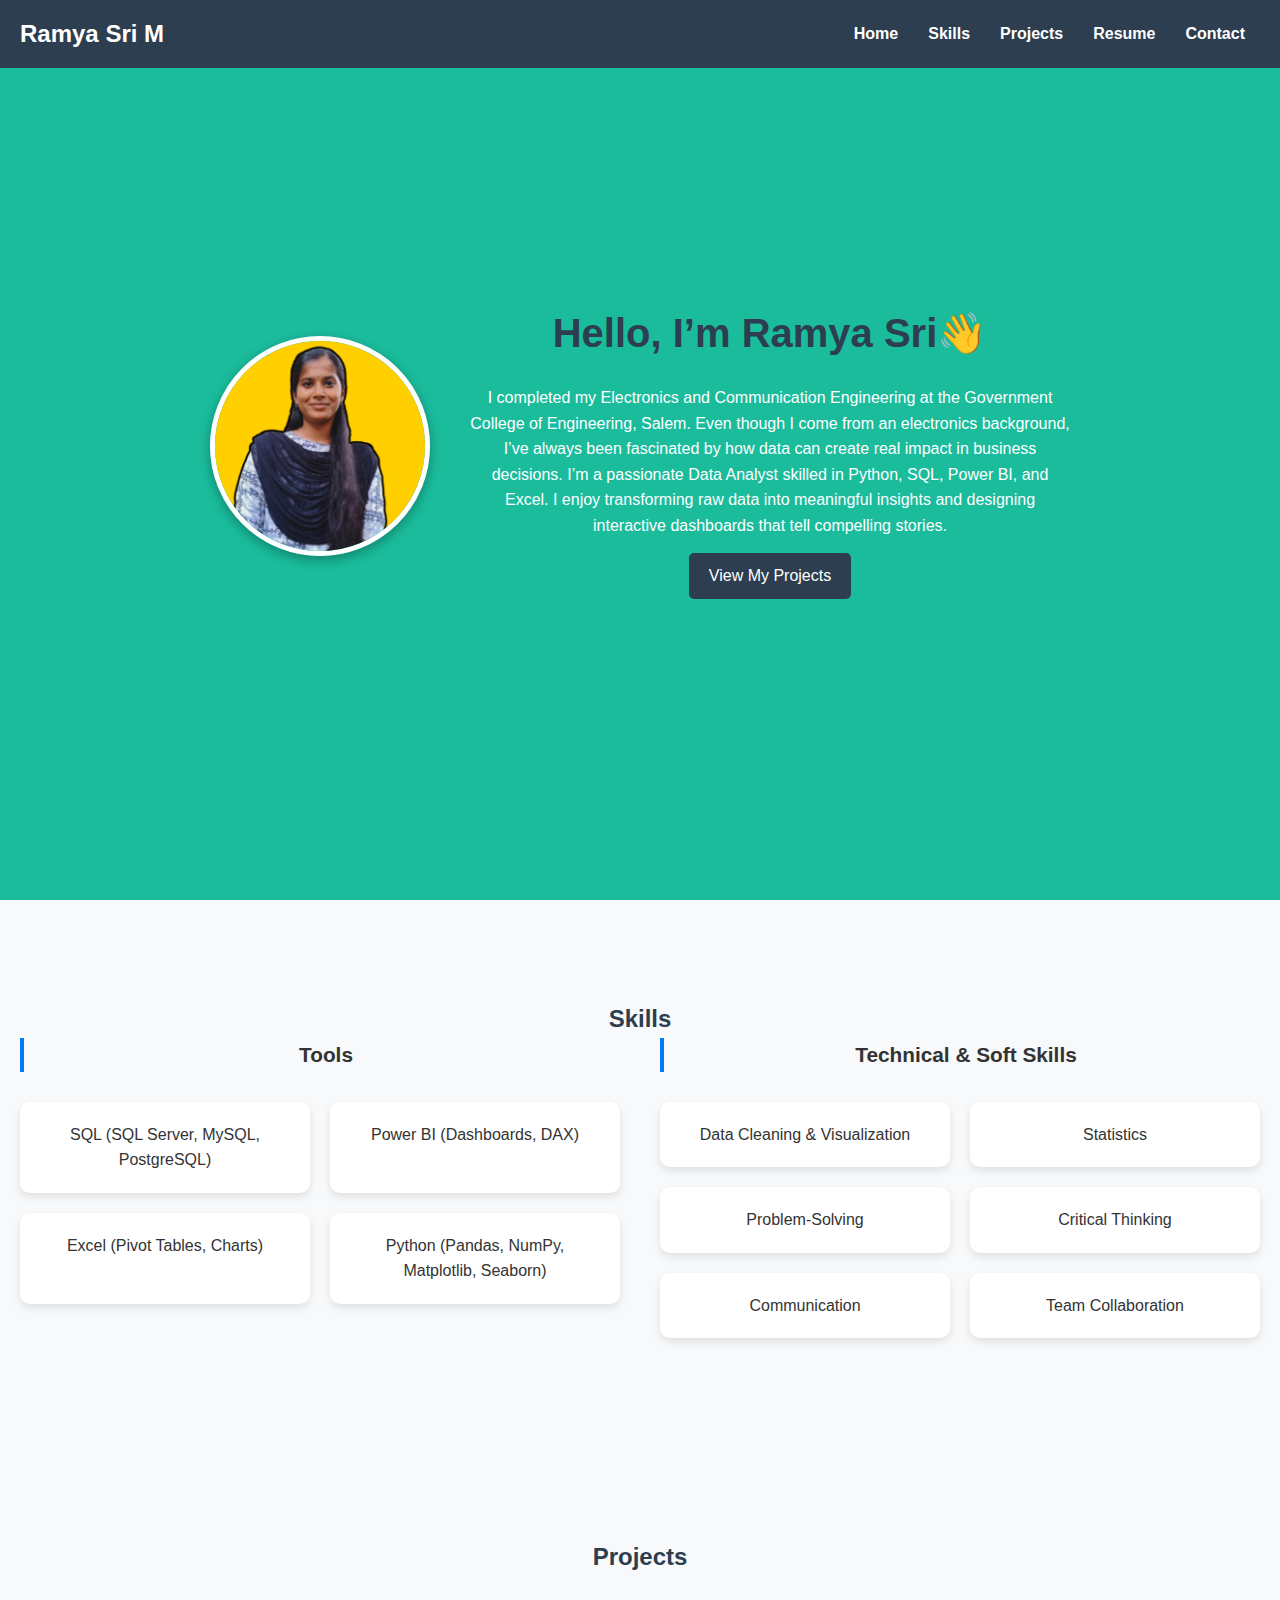
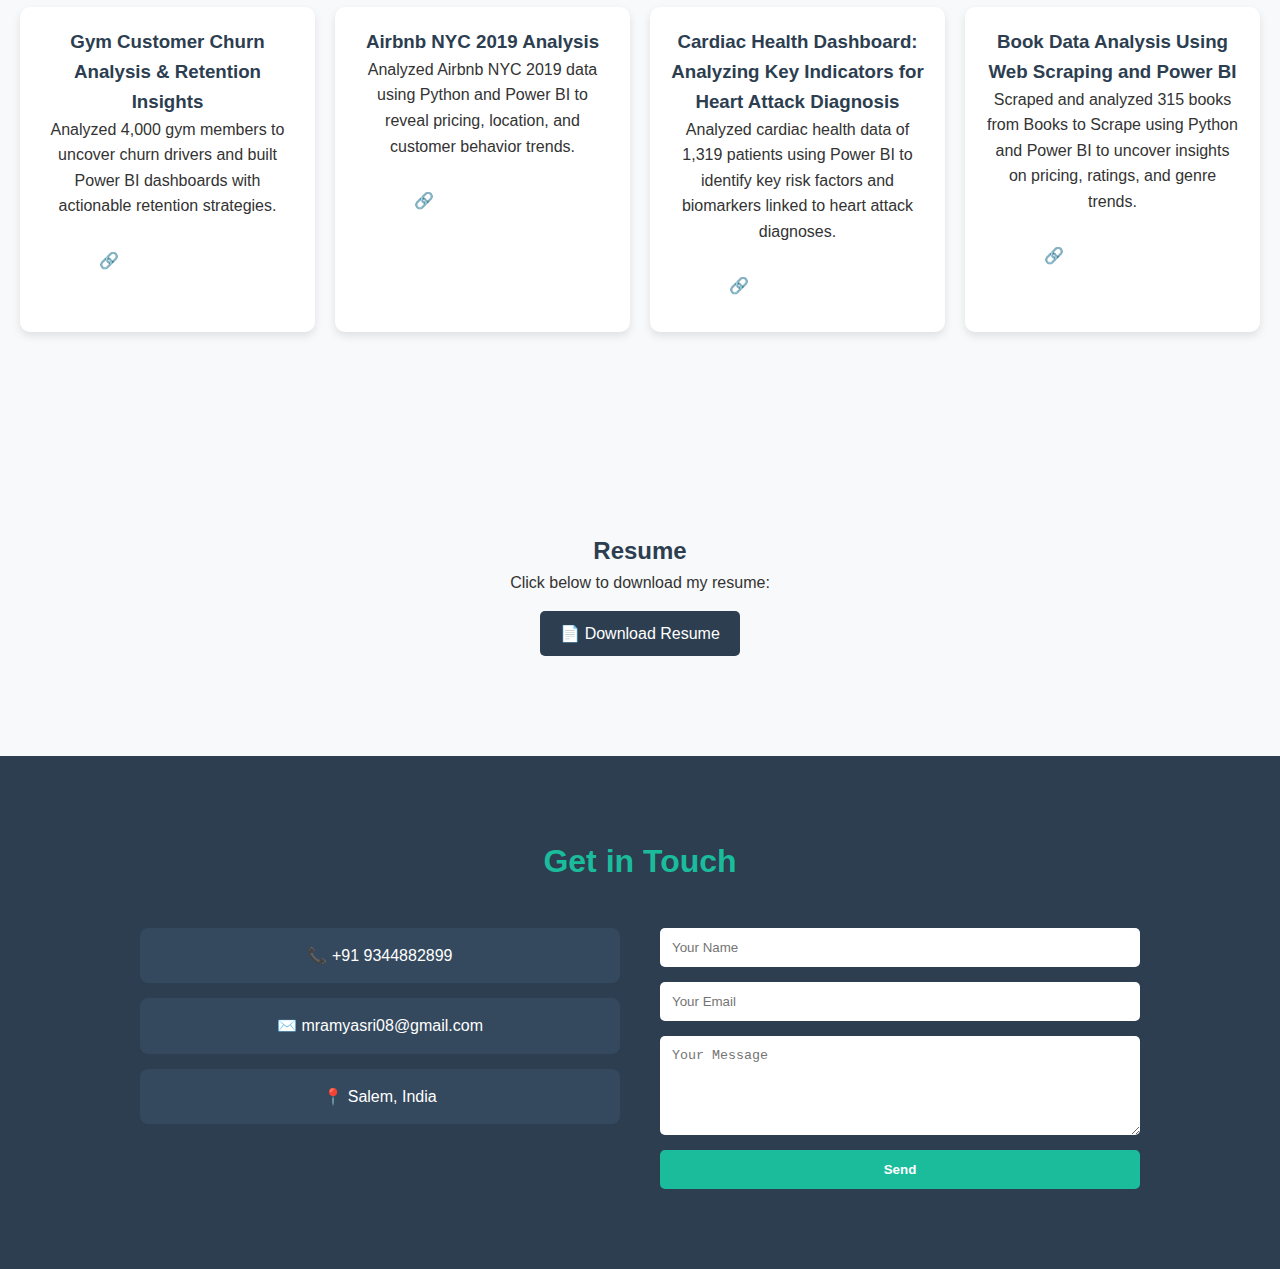
<file: index.html>
<!DOCTYPE html>
<html lang="en">
<head>
  <meta charset="UTF-8">
  <title>Ramya | Data Analyst Portfolio</title>
  <link rel="stylesheet" href="style.css">
</head>
<body>
  <!-- Navigation -->
  <header>
  <nav>
    <h2>Ramya Sri M</h2> <!-- stays left -->
    <ul>
      <li><a href="#home">Home</a></li>
      <li><a href="#skills">Skills</a></li>
      <li><a href="#projects">Projects</a></li>
      <li><a href="#resume">Resume</a></li>
      <li><a href="#contact">Contact</a></li>
    </ul>
  </nav>
</header>


  <!-- Home Section -->
  <!-- Home Section -->
<section id="home" class="section">
  <div class="home-container">
    <!-- Profile Image -->
    <div class="home-image">
      <img src="assets/myphoto.jpg" alt="Ramya - Data Analyst">
    </div>

    <!-- Intro Text -->
    <div class="home-text">
      <h1>Hello, I’m Ramya Sri👋</h1>
      <p>I completed my Electronics and Communication Engineering at the Government College of Engineering, Salem.
         Even though I come from an electronics background, I’ve always been fascinated by how data can create real impact in business decisions.
        I’m a passionate Data Analyst skilled in Python, SQL, Power BI, and Excel.
        I enjoy transforming raw data into meaningful insights and designing interactive dashboards that tell compelling stories.</p>
      <a href="#projects" class="btn">View My Projects</a>
    </div>
  </div>
</section>


 <!-- Skills Section -->
<section id="skills" class="section">
  <h2><i class="fas fa-tools"></i> Skills</h2>

  <div class="skills-container">
    <!-- Tools Section -->
    <div class="sub-section">
      <h3><i class="fas fa-laptop-code"></i> Tools</h3>
      <div class="cards">
        <div class="card">SQL (SQL Server, MySQL, PostgreSQL)</div>
        <div class="card">Power BI (Dashboards, DAX)</div>
        <div class="card">Excel (Pivot Tables, Charts)</div>
        <div class="card">Python (Pandas, NumPy, Matplotlib, Seaborn)</div>
      </div>
    </div>

    <!-- Technical & Soft Skills Section -->
    <div class="sub-section">
      <h3><i class="fas fa-lightbulb"></i> Technical & Soft Skills</h3>
      <div class="cards">
        <div class="card">Data Cleaning & Visualization</div>
        <div class="card">Statistics</div>
        <div class="card">Problem-Solving</div>
        <div class="card">Critical Thinking</div>
        <div class="card">Communication</div>
        <div class="card">Team Collaboration</div>
      </div>
    </div>
  </div>
</section>




  <!-- Projects Section -->
<section id="projects" class="section">
  <h2>Projects</h2>
  <div class="cards">
    <div class="card">
      <h3>Gym Customer Churn Analysis & Retention Insights</h3>
      <p>Analyzed 4,000 gym members to uncover churn drivers and built Power BI dashboards with actionable retention strategies.</p>
      <a href="project1.html" class="btn-link">🔗 View Summary</a>
    </div>
    <div class="card">
      <h3>Airbnb NYC 2019 Analysis</h3>
      <p>Analyzed Airbnb NYC 2019 data using Python and Power BI to reveal pricing, location, and customer behavior trends.</p>
      <a href="project2.html" class="btn-link">🔗 View Summary</a>
    </div>
    <div class="card">
      <h3>Cardiac Health Dashboard: Analyzing Key Indicators for Heart Attack Diagnosis</h3>
      <p>Analyzed cardiac health data of 1,319 patients using Power BI to identify key risk factors and biomarkers linked to heart attack diagnoses.</p>
      <a href="project3.html" class="btn-link">🔗 View Summary</a>
    </div>
    <div class="card">
      <h3>Book Data Analysis Using Web Scraping and Power BI</h3>
      <p>Scraped and analyzed 315 books from Books to Scrape using Python and Power BI to uncover insights on pricing, ratings, and genre trends.</p>
      <a href="project4.html" class="btn-link">🔗 View Summary</a>
    </div>
  </div>
</section>

  <!-- Resume Section -->
  <section id="resume" class="section">
    <h2>Resume</h2>
    <p>Click below to download my resume:</p>
    <a href="assets/Resume.pdf" class="btn" target="_blank">📄 Download Resume</a>
  </section>

  <!-- Contact Section -->
<section id="contact" class="section">
  <h2>Get in Touch</h2>
  <div class="contact-container">
    
    <!-- Left: Contact Info -->
    <div class="contact-info">
      <div class="info-box">📞 +91 9344882899</div>
      <div class="info-box">✉️ mramyasri08@gmail.com</div>
      <div class="info-box">📍 Salem, India</div>
    </div>

    <!-- Right: Contact Form -->
    <div class="contact-form">
      <form id="contactForm">
        <input type="text" name="name" placeholder="Your Name" required>
        <input type="email" name="email" placeholder="Your Email" required>
        <textarea name="message" rows="5" placeholder="Your Message" required></textarea>
        <button type="submit">Send</button>
      </form>

      <p id="form-status" class="status"></p>
    </div>
  </div>
</section>

<script src="script.js"></script>
</file>
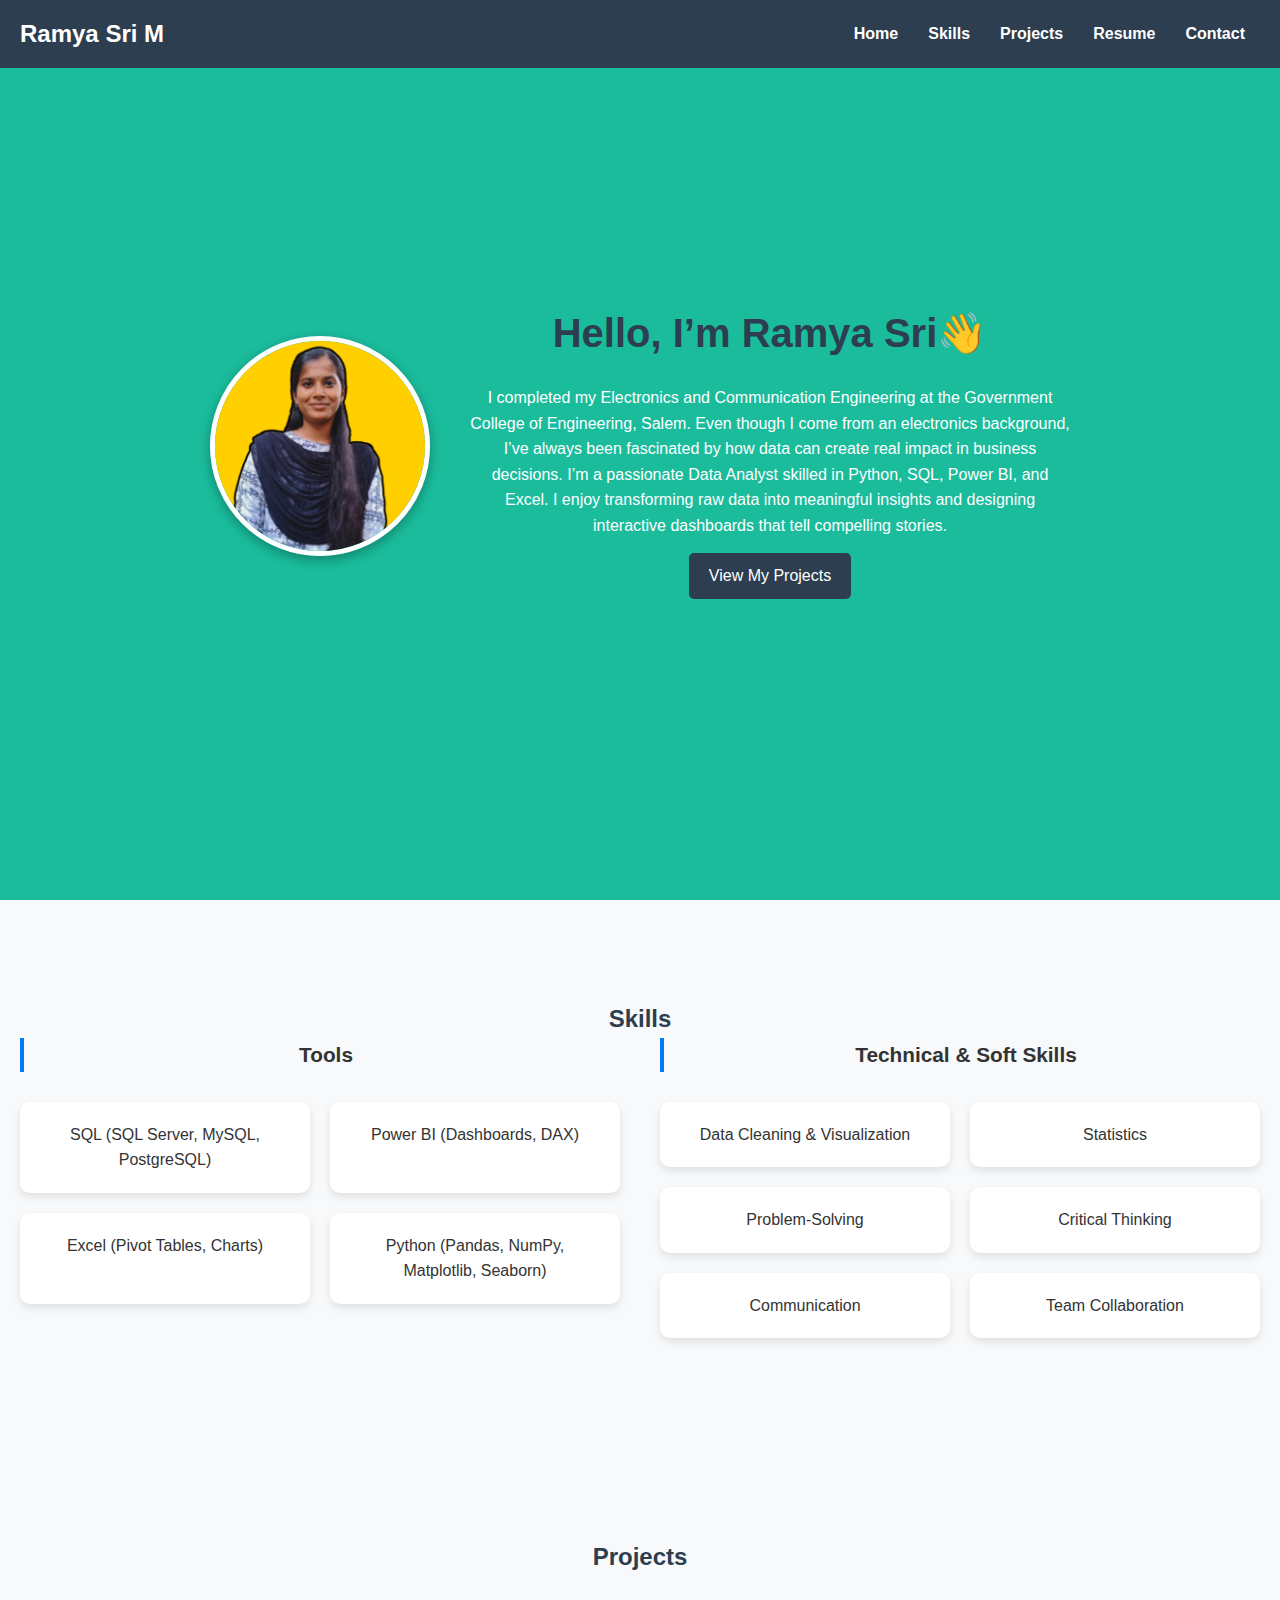
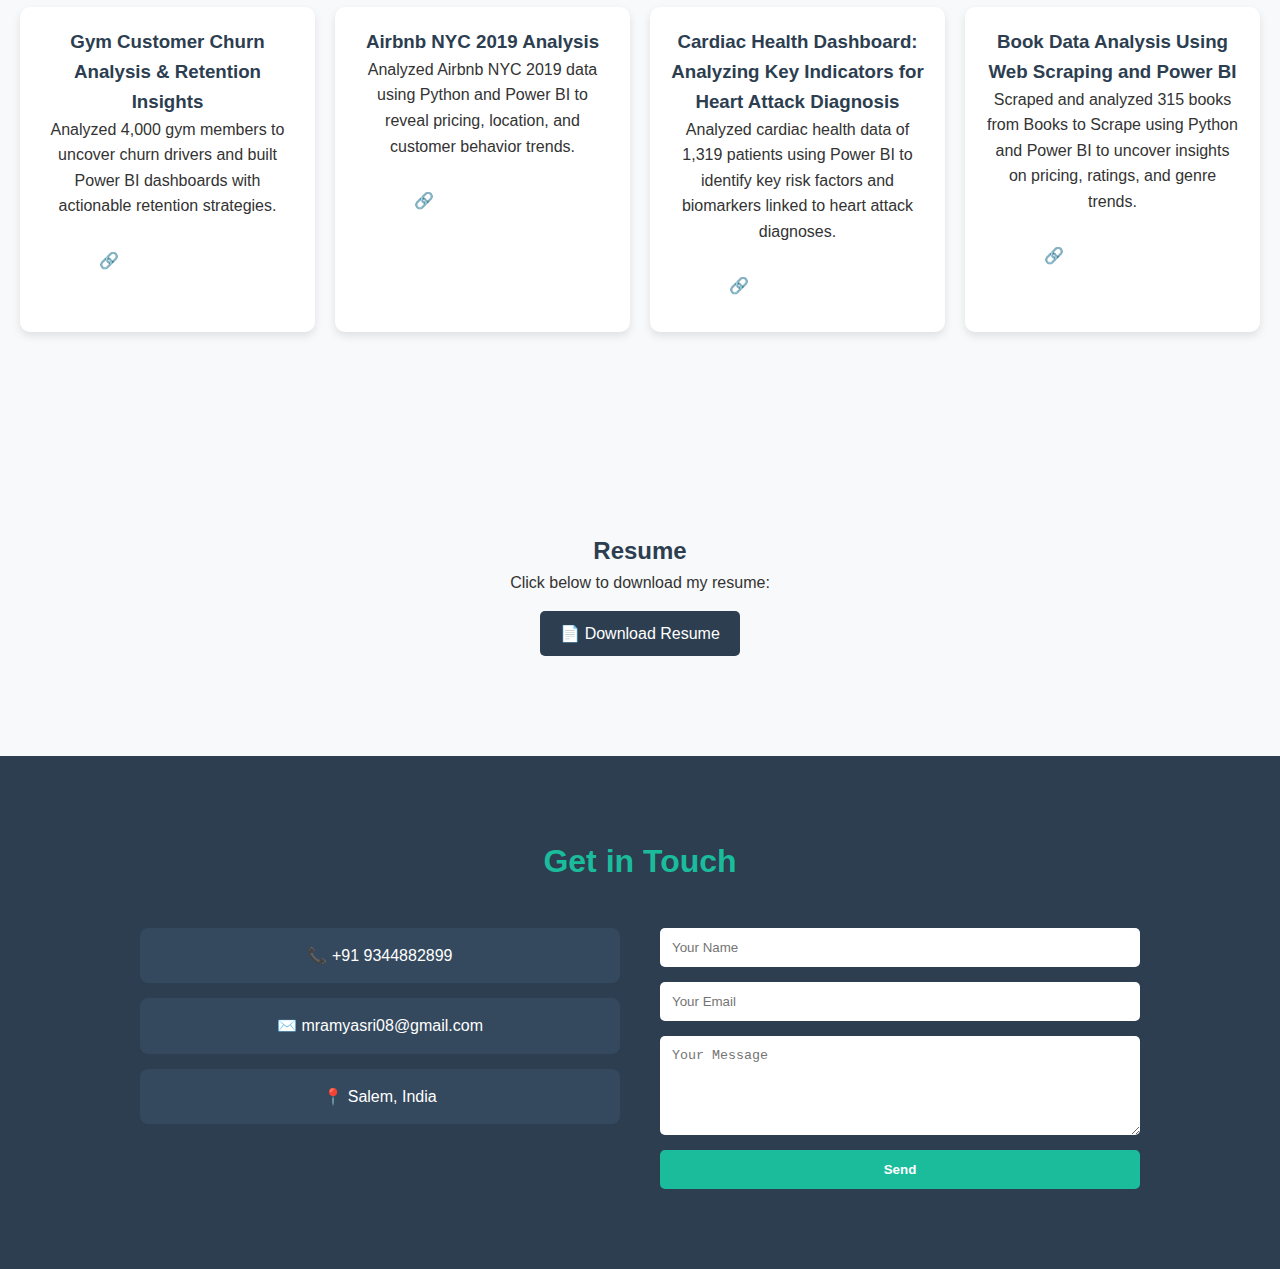
<file: Portfolio/index.html>
<!DOCTYPE html>
<html lang="en">
<head>
  <meta charset="UTF-8">
  <title>Ramya | Data Analyst Portfolio</title>
  <link rel="stylesheet" href="style.css">
</head>
<body>
  <!-- Navigation -->
  <header>
  <nav>
    <h2>Ramya Sri M</h2> <!-- stays left -->
    <ul>
      <li><a href="#home">Home</a></li>
      <li><a href="#skills">Skills</a></li>
      <li><a href="#projects">Projects</a></li>
      <li><a href="#resume">Resume</a></li>
      <li><a href="#contact">Contact</a></li>
    </ul>
  </nav>
</header>


  <!-- Home Section -->
  <!-- Home Section -->
<section id="home" class="section">
  <div class="home-container">
    <!-- Profile Image -->
    <div class="home-image">
      <img src="assets/myphoto.jpg" alt="Ramya - Data Analyst">
    </div>

    <!-- Intro Text -->
    <div class="home-text">
      <h1>Hello, I’m Ramya Sri👋</h1>
      <p>I completed my Electronics and Communication Engineering at the Government College of Engineering, Salem.
         Even though I come from an electronics background, I’ve always been fascinated by how data can create real impact in business decisions.
        I’m a passionate Data Analyst skilled in Python, SQL, Power BI, and Excel.
        I enjoy transforming raw data into meaningful insights and designing interactive dashboards that tell compelling stories.</p>
      <a href="#projects" class="btn">View My Projects</a>
    </div>
  </div>
</section>


 <!-- Skills Section -->
<section id="skills" class="section">
  <h2><i class="fas fa-tools"></i> Skills</h2>

  <div class="skills-container">
    <!-- Tools Section -->
    <div class="sub-section">
      <h3><i class="fas fa-laptop-code"></i> Tools</h3>
      <div class="cards">
        <div class="card">SQL (SQL Server, MySQL, PostgreSQL)</div>
        <div class="card">Power BI (Dashboards, DAX)</div>
        <div class="card">Excel (Pivot Tables, Charts)</div>
        <div class="card">Python (Pandas, NumPy, Matplotlib, Seaborn)</div>
      </div>
    </div>

    <!-- Technical & Soft Skills Section -->
    <div class="sub-section">
      <h3><i class="fas fa-lightbulb"></i> Technical & Soft Skills</h3>
      <div class="cards">
        <div class="card">Data Cleaning & Visualization</div>
        <div class="card">Statistics</div>
        <div class="card">Problem-Solving</div>
        <div class="card">Critical Thinking</div>
        <div class="card">Communication</div>
        <div class="card">Team Collaboration</div>
      </div>
    </div>
  </div>
</section>




  <!-- Projects Section -->
<section id="projects" class="section">
  <h2>Projects</h2>
  <div class="cards">
    <div class="card">
      <h3>Gym Customer Churn Analysis & Retention Insights</h3>
      <p>Analyzed 4,000 gym members to uncover churn drivers and built Power BI dashboards with actionable retention strategies.</p>
      <a href="project1.html" class="btn-link">🔗 View Summary</a>
    </div>
    <div class="card">
      <h3>Airbnb NYC 2019 Analysis</h3>
      <p>Analyzed Airbnb NYC 2019 data using Python and Power BI to reveal pricing, location, and customer behavior trends.</p>
      <a href="project2.html" class="btn-link">🔗 View Summary</a>
    </div>
    <div class="card">
      <h3>Cardiac Health Dashboard: Analyzing Key Indicators for Heart Attack Diagnosis</h3>
      <p>Analyzed cardiac health data of 1,319 patients using Power BI to identify key risk factors and biomarkers linked to heart attack diagnoses.</p>
      <a href="project3.html" class="btn-link">🔗 View Summary</a>
    </div>
    <div class="card">
      <h3>Book Data Analysis Using Web Scraping and Power BI</h3>
      <p>Scraped and analyzed 315 books from Books to Scrape using Python and Power BI to uncover insights on pricing, ratings, and genre trends.</p>
      <a href="project4.html" class="btn-link">🔗 View Summary</a>
    </div>
  </div>
</section>

  <!-- Resume Section -->
  <section id="resume" class="section">
    <h2>Resume</h2>
    <p>Click below to download my resume:</p>
    <a href="assets/resume.pdf" class="btn" target="_blank">📄 Download Resume</a>
  </section>

  <!-- Contact Section -->
<section id="contact" class="section">
  <h2>Get in Touch</h2>
  <div class="contact-container">
    
    <!-- Left: Contact Info -->
    <div class="contact-info">
      <div class="info-box">📞 +91 9344882899</div>
      <div class="info-box">✉️ mramyasri08@gmail.com</div>
      <div class="info-box">📍 Salem, India</div>
    </div>

    <!-- Right: Contact Form -->
    <div class="contact-form">
      <form id="contactForm">
        <input type="text" name="name" placeholder="Your Name" required>
        <input type="email" name="email" placeholder="Your Email" required>
        <textarea name="message" rows="5" placeholder="Your Message" required></textarea>
        <button type="submit">Send</button>
      </form>

      <p id="form-status" class="status"></p>
    </div>
  </div>
</section>

<script src="script.js"></script>
</file>
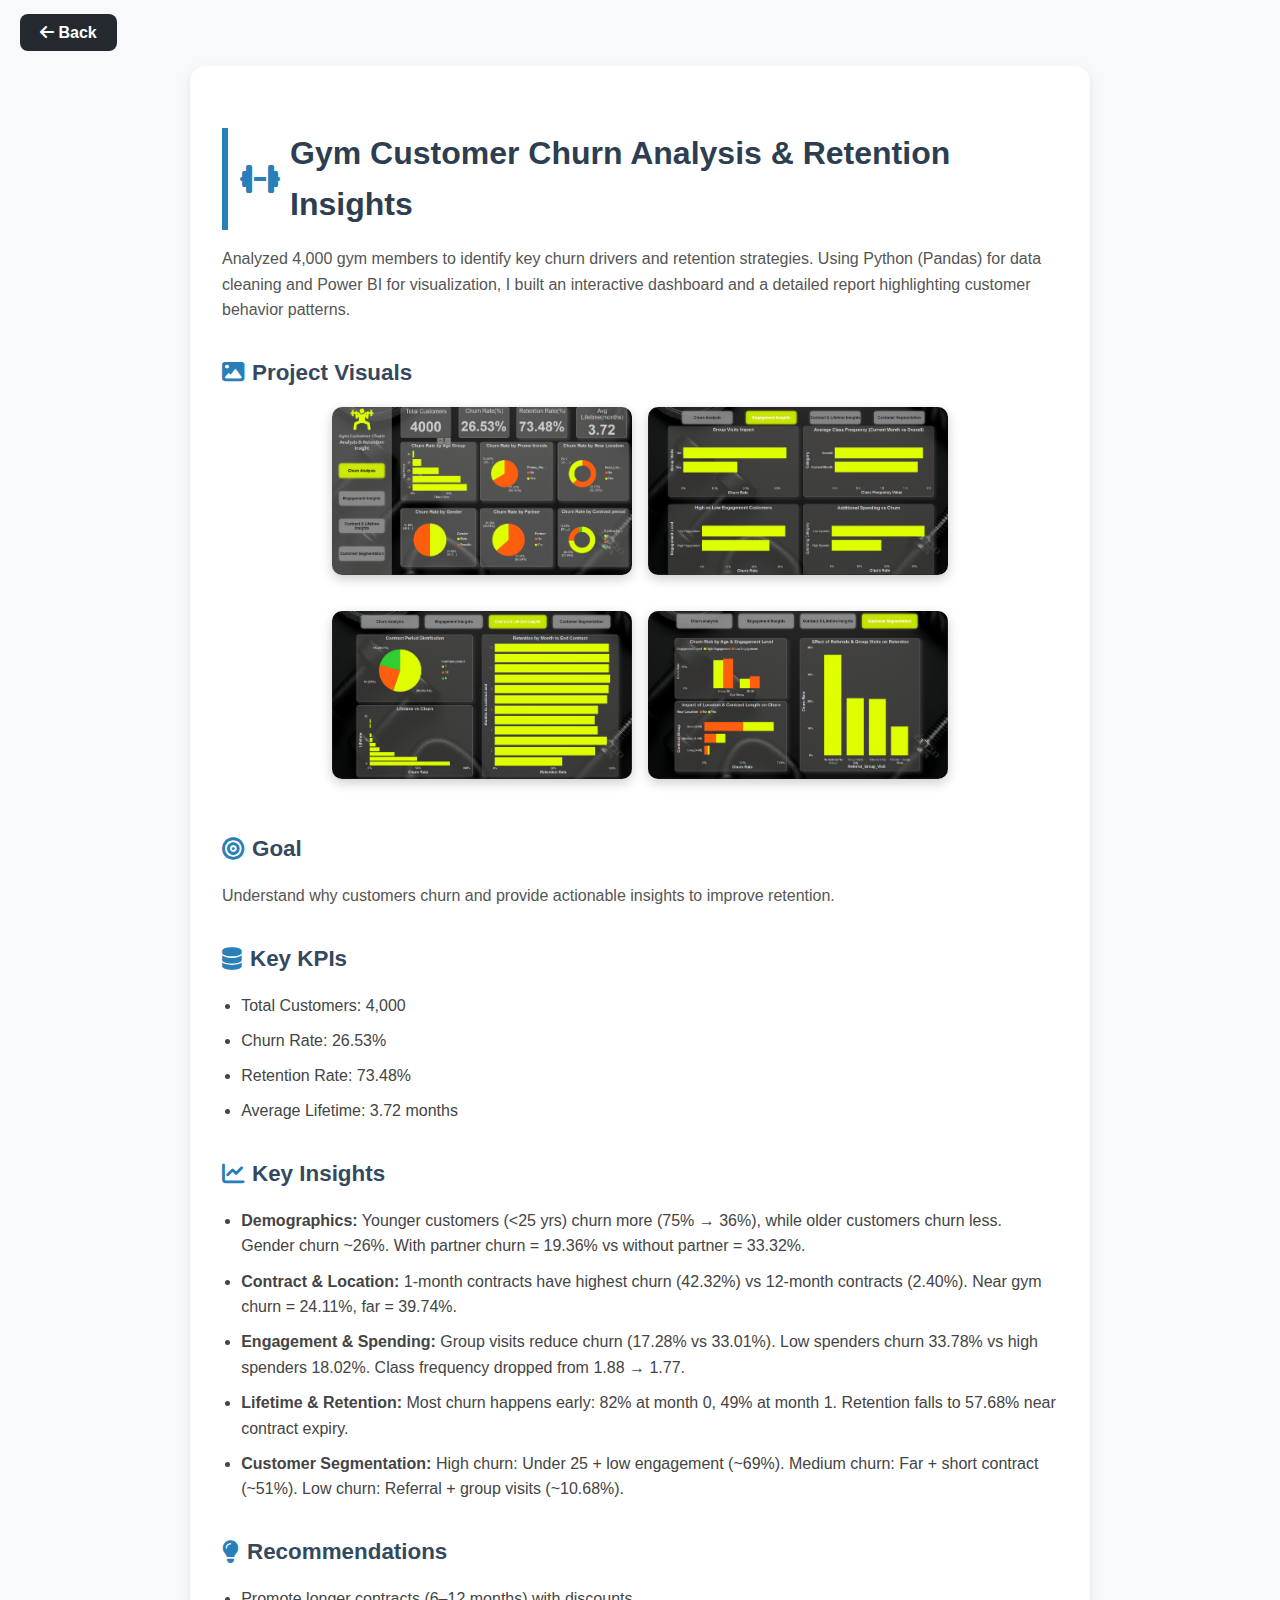
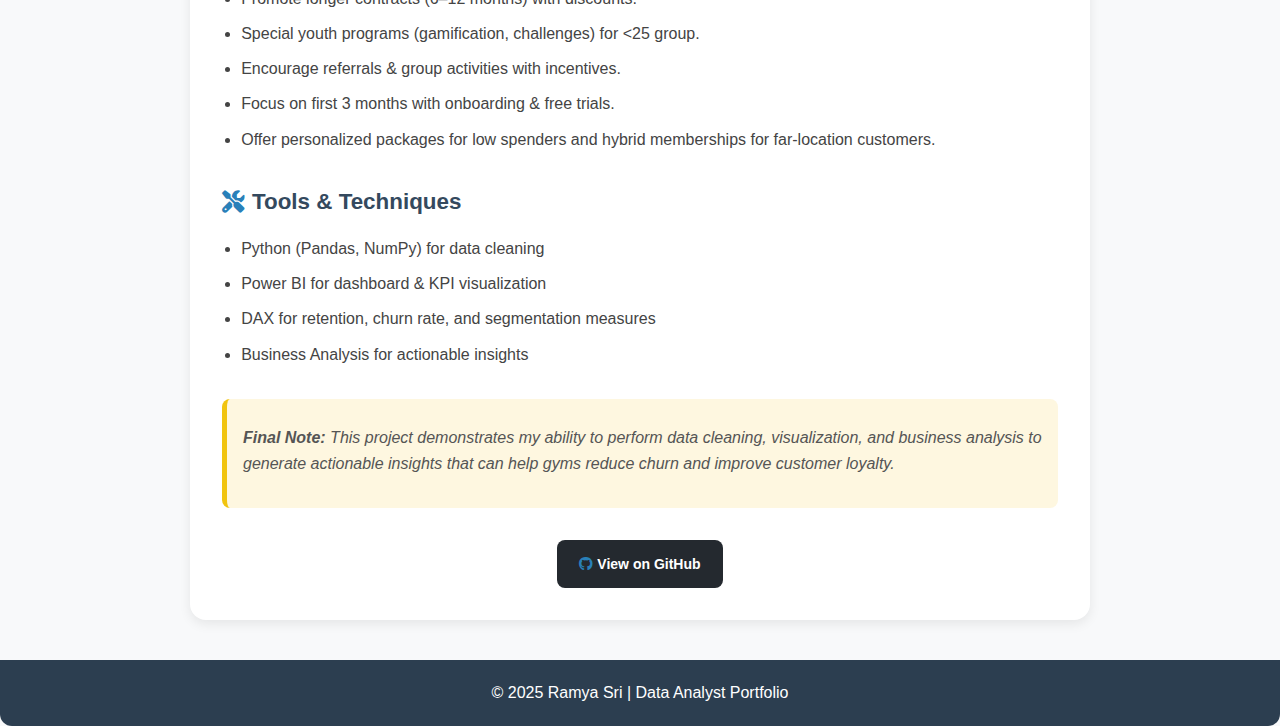
<file: project1.html>
<!DOCTYPE html>
<html lang="en">
<head>
  <meta charset="UTF-8">
  <meta name="viewport" content="width=device-width, initial-scale=1.0">
  <title>Gym Customer Churn Analysis | Project Summary</title>
  <link rel="stylesheet" href="style.css">
  <!-- Font Awesome -->
  <link rel="stylesheet" href="https://cdnjs.cloudflare.com/ajax/libs/font-awesome/6.5.0/css/all.min.css">
</head>
<body>
  <!-- Back Button Only -->
  <div class="back-container">
    <a href="index.html" class="back-btn"><i class="fas fa-arrow-left"></i> Back</a>
  </div>

  <!-- Project Summary -->
  <main class="project-page">
    <h2><i class="fas fa-dumbbell"></i> Gym Customer Churn Analysis & Retention Insights</h2>
    <p>
      Analyzed 4,000 gym members to identify key churn drivers and retention strategies. Using Python (Pandas) 
      for data cleaning and Power BI for visualization, I built an interactive dashboard and a detailed report 
      highlighting customer behavior patterns.
    </p>

    <!-- Project Images -->
    <section class="project-images">
      <h3><i class="fas fa-image"></i> Project Visuals</h3>
      <div class="image-gallery">
        <img src="assets/Page-1.png" alt="Churn Analysis">
        <img src="assets/Page-2.png" alt="Engagement Insights">
        <img src="assets/Page-3.png" alt="Contract & Lifetime Insights">
        <img src="assets/Page-4.png" alt="Customer Segmentation">
      </div>
    </section>

    <h3><i class="fas fa-bullseye"></i> Goal</h3>
    <p>Understand why customers churn and provide actionable insights to improve retention.</p>

    <h3><i class="fas fa-database"></i> Key KPIs</h3>
    <ul>
      <li>Total Customers: 4,000</li>
      <li>Churn Rate: 26.53%</li>
      <li>Retention Rate: 73.48%</li>
      <li>Average Lifetime: 3.72 months</li>
    </ul>

    <h3><i class="fas fa-chart-line"></i> Key Insights</h3>
    <ul>
      <li><strong>Demographics:</strong> 
        Younger customers (<25 yrs) churn more (75% → 36%), while older customers churn less. 
        Gender churn ~26%. With partner churn = 19.36% vs without partner = 33.32%.
      </li>
      <li><strong>Contract & Location:</strong> 
        1-month contracts have highest churn (42.32%) vs 12-month contracts (2.40%). 
        Near gym churn = 24.11%, far = 39.74%.
      </li>
      <li><strong>Engagement & Spending:</strong> 
        Group visits reduce churn (17.28% vs 33.01%). 
        Low spenders churn 33.78% vs high spenders 18.02%. 
        Class frequency dropped from 1.88 → 1.77.
      </li>
      <li><strong>Lifetime & Retention:</strong> 
        Most churn happens early: 82% at month 0, 49% at month 1. 
        Retention falls to 57.68% near contract expiry.
      </li>
      <li><strong>Customer Segmentation:</strong> 
        High churn: Under 25 + low engagement (~69%).  
        Medium churn: Far + short contract (~51%).  
        Low churn: Referral + group visits (~10.68%).
      </li>
    </ul>

    <h3><i class="fas fa-lightbulb"></i> Recommendations</h3>
    <ul>
      <li>Promote longer contracts (6–12 months) with discounts.</li>
      <li>Special youth programs (gamification, challenges) for <25 group.</li>
      <li>Encourage referrals & group activities with incentives.</li>
      <li>Focus on first 3 months with onboarding & free trials.</li>
      <li>Offer personalized packages for low spenders and hybrid memberships for far-location customers.</li>
    </ul>

    <h3><i class="fas fa-tools"></i> Tools & Techniques</h3>
    <ul>
      <li>Python (Pandas, NumPy) for data cleaning</li>
      <li>Power BI for dashboard & KPI visualization</li>
      <li>DAX for retention, churn rate, and segmentation measures</li>
      <li>Business Analysis for actionable insights</li>
    </ul>

    <div class="note">
      <p><strong>Final Note:</strong> This project demonstrates my ability to perform data cleaning, visualization, and business analysis to generate actionable insights that can help gyms reduce churn and improve customer loyalty.</p>
    </div>

    <div class="github-link">
      <a href="https://github.com/Ramyasri082004/Gym-Customer-Churn-Analysis-Retention-Insights.git" target="_blank" class="github-btn">
        <i class="fab fa-github"></i> View on GitHub
      </a>
    </div>
  </main>

  <!-- Footer -->
  <footer>
    <p>&copy; 2025 Ramya Sri | Data Analyst Portfolio</p>
  </footer>
</body>
</html>
</file>
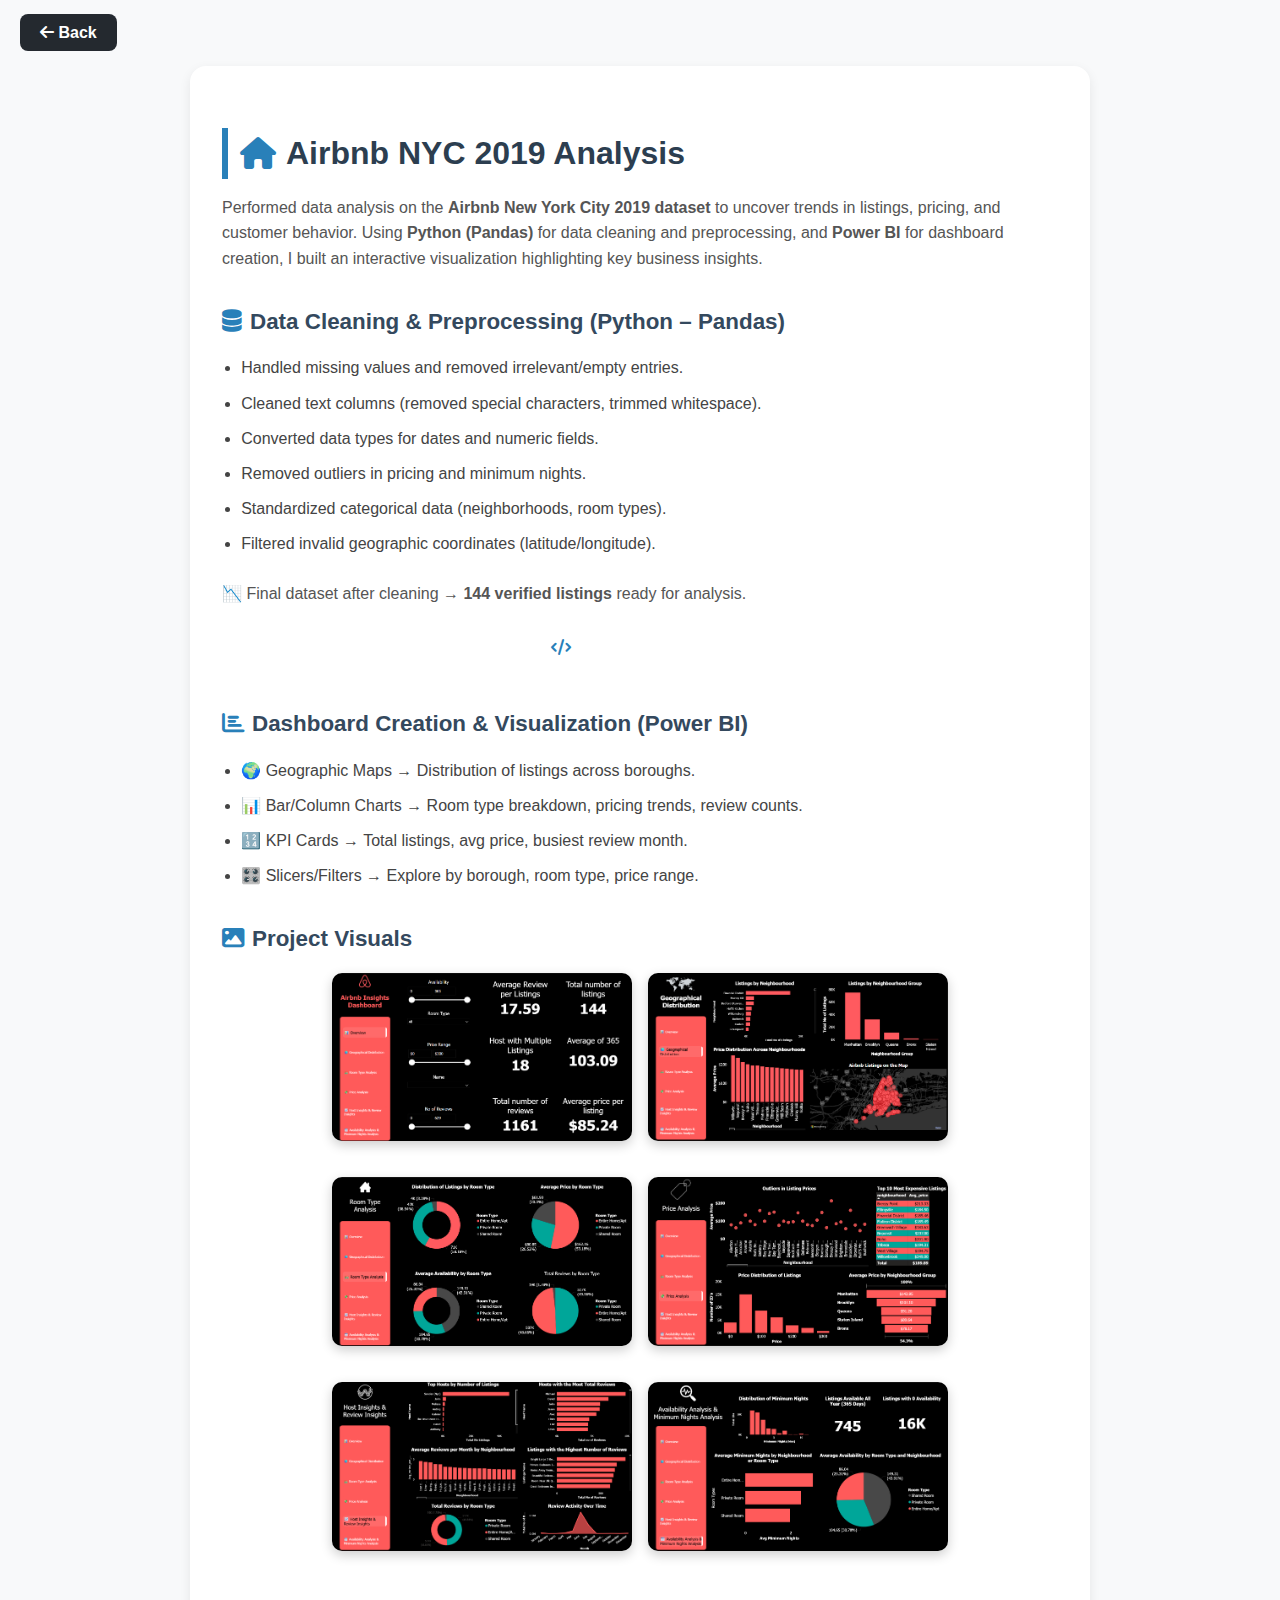
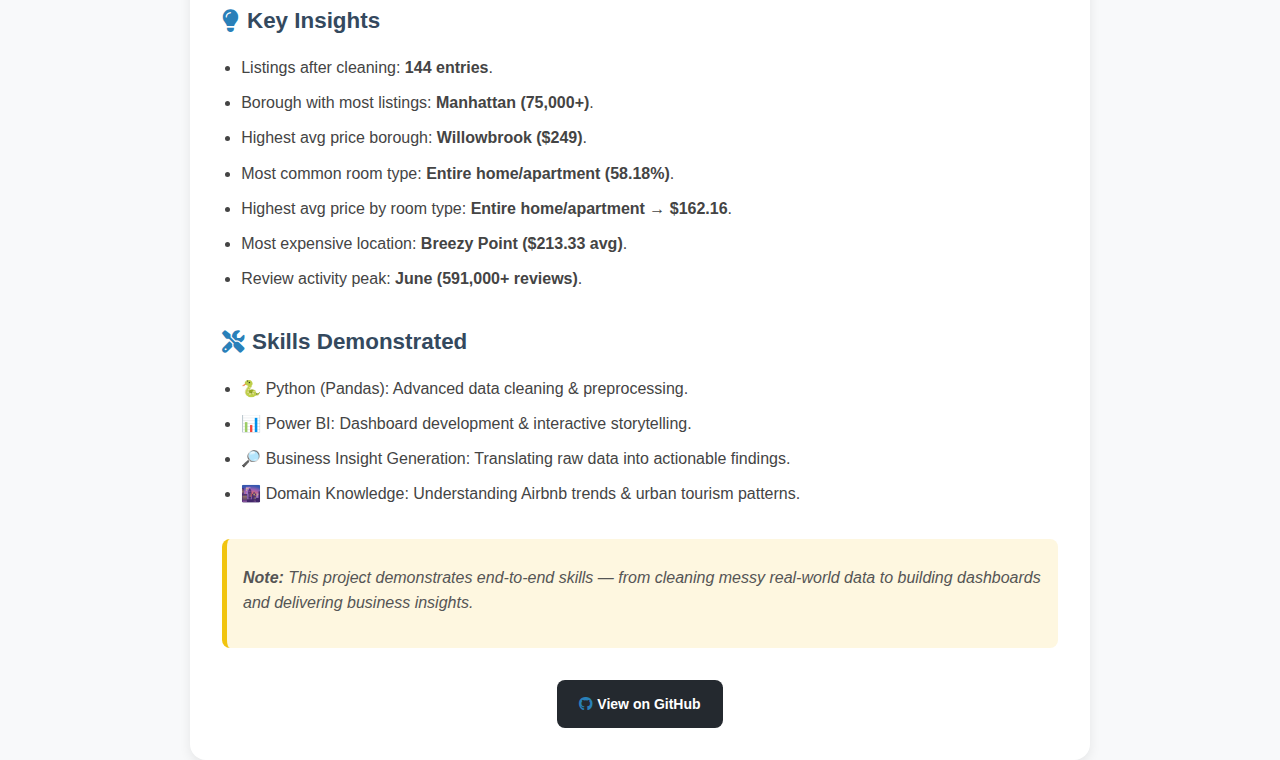
<file: project2.html>
<!DOCTYPE html>
<html lang="en">
<head>
  <meta charset="UTF-8">
  <meta name="viewport" content="width=device-width, initial-scale=1.0">
  <title>Airbnb NYC 2019 Analysis | Project Summary</title>
  <link rel="stylesheet" href="style.css">
  <!-- Font Awesome for icons -->
  <link rel="stylesheet" href="https://cdnjs.cloudflare.com/ajax/libs/font-awesome/6.5.0/css/all.min.css">
</head>
<body>

  <div class="back-container">
    <a href="index.html" class="back-btn"><i class="fas fa-arrow-left"></i> Back</a>
  </div>

  <!-- Project Summary -->
  <main class="project-page">
    <h2><i class="fas fa-home"></i> Airbnb NYC 2019 Analysis</h2>
    <p>
      Performed data analysis on the <strong>Airbnb New York City 2019 dataset</strong> to uncover trends in listings, pricing, and customer behavior. 
      Using <strong>Python (Pandas)</strong> for data cleaning and preprocessing, and <strong>Power BI</strong> for dashboard creation, I built an 
      interactive visualization highlighting key business insights.
    </p>

    <!-- Data Cleaning -->
    <h3><i class="fas fa-database"></i> Data Cleaning & Preprocessing (Python – Pandas)</h3>
    <ul>
      <li>Handled missing values and removed irrelevant/empty entries.</li>
      <li>Cleaned text columns (removed special characters, trimmed whitespace).</li>
      <li>Converted data types for dates and numeric fields.</li>
      <li>Removed outliers in pricing and minimum nights.</li>
      <li>Standardized categorical data (neighborhoods, room types).</li>
      <li>Filtered invalid geographic coordinates (latitude/longitude).</li>
    </ul>
    <p>📉 Final dataset after cleaning → <strong>144 verified listings</strong> ready for analysis.</p>
    <p>
      <a href="https://github.com/Ramyasri082004/Airbnb-NYC-2019-Analysis/blob/main/airbnb_nyc_2019_cleaning.py" target="_blank" class="btn-link">
        <i class="fas fa-code"></i> View Cleaning Code
      </a>
    </p>

    <!-- Dashboard -->
    <h3><i class="fas fa-chart-bar"></i> Dashboard Creation & Visualization (Power BI)</h3>
    <ul>
      <li>🌍 Geographic Maps → Distribution of listings across boroughs.</li>
      <li>📊 Bar/Column Charts → Room type breakdown, pricing trends, review counts.</li>
      <li>🔢 KPI Cards → Total listings, avg price, busiest review month.</li>
      <li>🎛️ Slicers/Filters → Explore by borough, room type, price range.</li>
    </ul>

    <!-- Project Images -->
    <section class="project-images">
      <h3><i class="fas fa-image"></i> Project Visuals</h3>
      <div class="image-gallery">
        <img src="assets/Airbnb-1.png" alt="Overview">
        <img src="assets/Airbnb-2.png" alt="Geographical Distribution">
        <img src="assets/Airbnb-3.png" alt="Room Type Analysis">
        <img src="assets/Airbnb-4.png" alt="Price Analysis">
        <img src="assets/Airbnb-5.png" alt="Host Insights & Review Insights">
        <img src="assets/Airbnb-6.png" alt="Availability Analysis & Minimum Nights Analysis">
      </div>
    </section>
    <!-- Key Insights -->
    <h3><i class="fas fa-lightbulb"></i> Key Insights</h3>
    <ul>
      <li>Listings after cleaning: <strong>144 entries</strong>.</li>
      <li>Borough with most listings: <strong>Manhattan (75,000+)</strong>.</li>
      <li>Highest avg price borough: <strong>Willowbrook ($249)</strong>.</li>
      <li>Most common room type: <strong>Entire home/apartment (58.18%)</strong>.</li>
      <li>Highest avg price by room type: <strong>Entire home/apartment → $162.16</strong>.</li>
      <li>Most expensive location: <strong>Breezy Point ($213.33 avg)</strong>.</li>
      <li>Review activity peak: <strong>June (591,000+ reviews)</strong>.</li>
    </ul>

    <!-- Skills -->
    <h3><i class="fas fa-tools"></i> Skills Demonstrated</h3>
    <ul>
      <li>🐍 Python (Pandas): Advanced data cleaning & preprocessing.</li>
      <li>📊 Power BI: Dashboard development & interactive storytelling.</li>
      <li>🔎 Business Insight Generation: Translating raw data into actionable findings.</li>
      <li>🌆 Domain Knowledge: Understanding Airbnb trends & urban tourism patterns.</li>
    </ul>

    <!-- Note Section -->
    <div class="note">
      <p>
        <strong>Note:</strong> This project demonstrates end-to-end skills — from cleaning messy real-world data 
        to building dashboards and delivering business insights.
      </p>
    </div>

    <!-- GitHub Link -->
    <div class="github-link">
  <a href="https://github.com/Ramyasri082004/Airbnb-NYC-2019-Analysis.git" target="_blank">
    <i class="fab fa-github"></i> View on GitHub
  </a>
</div>

  </main>

</body>
</html>
</file>
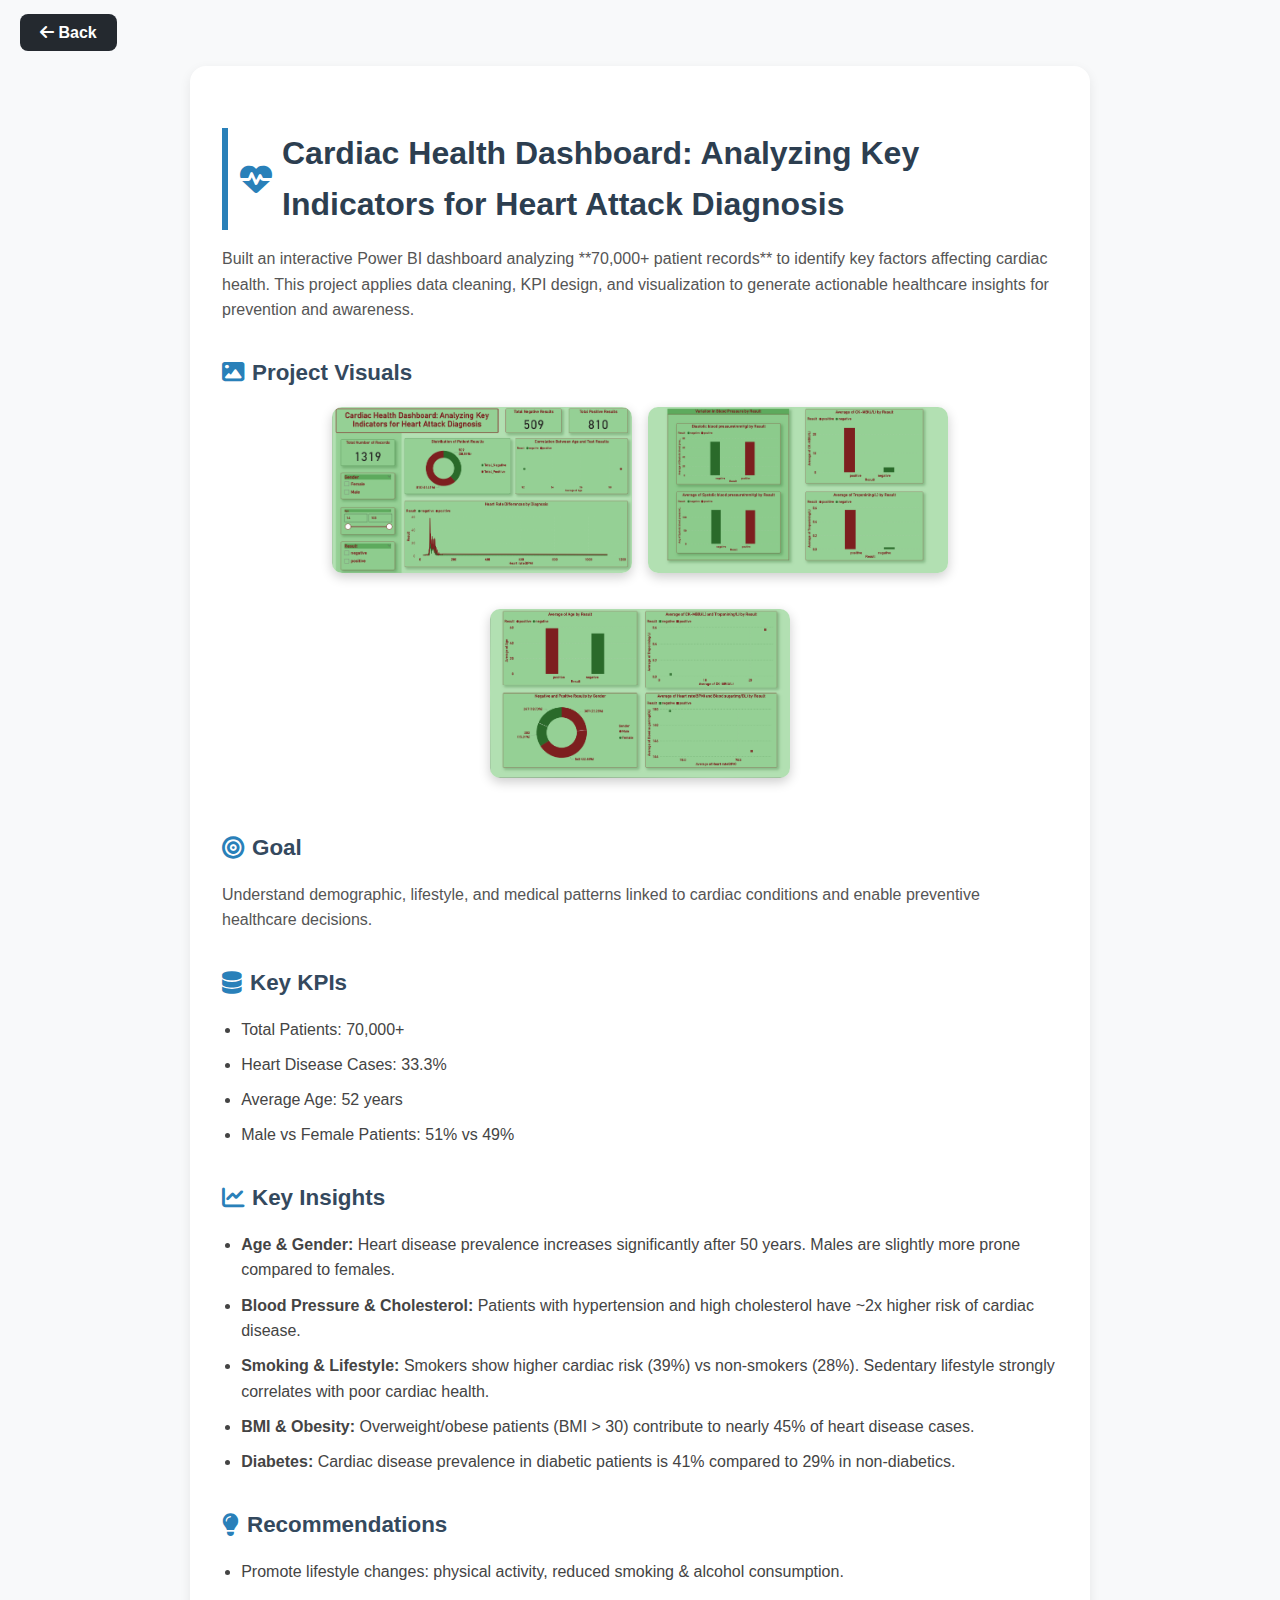
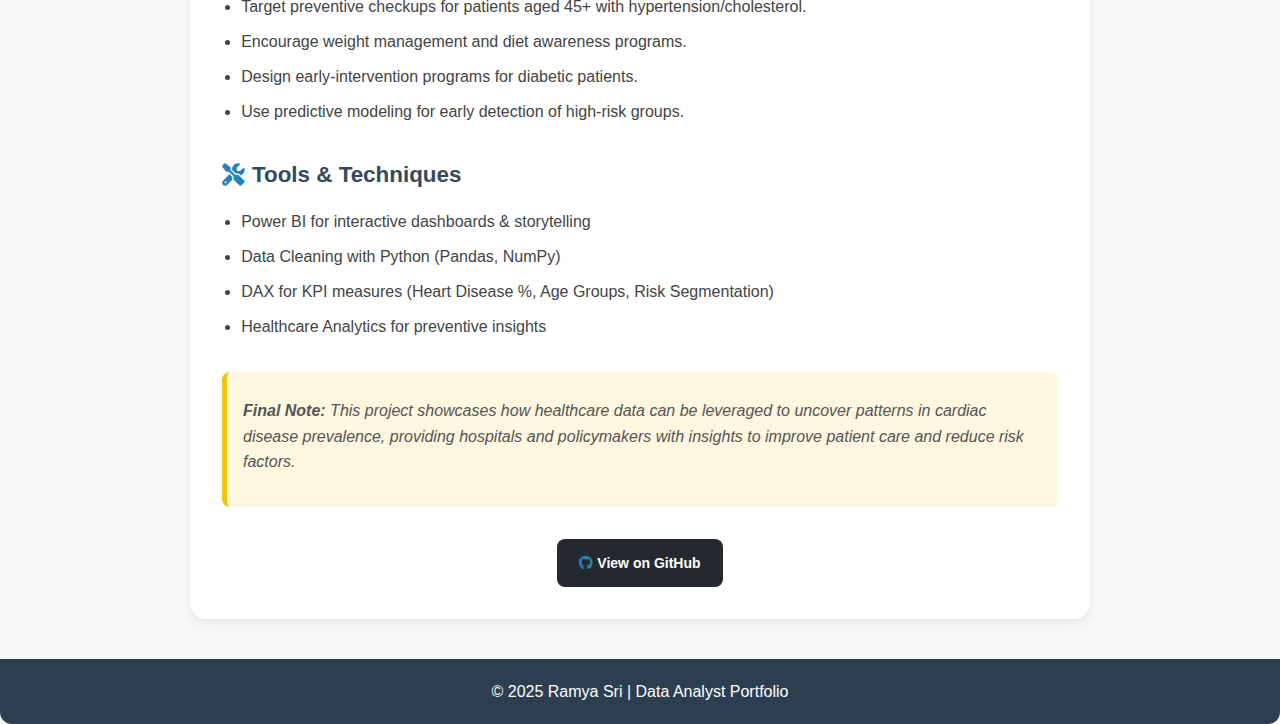
<file: project3.html>
<!DOCTYPE html>
<html lang="en">
<head>
  <meta charset="UTF-8">
  <meta name="viewport" content="width=device-width, initial-scale=1.0">
  <title>Cardiac Health Analysis Dashboard | Project Summary</title>
  <link rel="stylesheet" href="style.css">
  <!-- Font Awesome -->
  <link rel="stylesheet" href="https://cdnjs.cloudflare.com/ajax/libs/font-awesome/6.5.0/css/all.min.css">
</head>
<body>
  <!-- Back Button Only -->
  <div class="back-container">
    <a href="index.html" class="back-btn"><i class="fas fa-arrow-left"></i> Back</a>
  </div>

  <!-- Project Summary -->
  <main class="project-page">
    <h2><i class="fas fa-heartbeat"></i> Cardiac Health Dashboard: Analyzing Key Indicators for Heart Attack Diagnosis</h2>
    <p>
      Built an interactive Power BI dashboard analyzing **70,000+ patient records** to identify key 
      factors affecting cardiac health. This project applies data cleaning, KPI design, and visualization 
      to generate actionable healthcare insights for prevention and awareness.
    </p>

    <!-- Project Images -->
    <section class="project-images">
      <h3><i class="fas fa-image"></i> Project Visuals</h3>
      <div class="image-gallery">
        <img src="assets/heart attack page-1.png" alt="Cardiac Dashboard Page 1">
        <img src="assets/heart attack page-2.png" alt="Cardiac Dashboard Page 2">
        <img src="assets/heart attack page-3.png" alt="Cardiac Dashboard Page 3">
      </div>
    </section>

    <h3><i class="fas fa-bullseye"></i> Goal</h3>
    <p>Understand demographic, lifestyle, and medical patterns linked to cardiac conditions and enable preventive healthcare decisions.</p>

    <h3><i class="fas fa-database"></i> Key KPIs</h3>
    <ul>
      <li>Total Patients: 70,000+</li>
      <li>Heart Disease Cases: 33.3%</li>
      <li>Average Age: 52 years</li>
      <li>Male vs Female Patients: 51% vs 49%</li>
    </ul>

    <h3><i class="fas fa-chart-line"></i> Key Insights</h3>
    <ul>
      <li><strong>Age & Gender:</strong>  
        Heart disease prevalence increases significantly after 50 years.  
        Males are slightly more prone compared to females.
      </li>
      <li><strong>Blood Pressure & Cholesterol:</strong>  
        Patients with hypertension and high cholesterol have ~2x higher risk of cardiac disease.
      </li>
      <li><strong>Smoking & Lifestyle:</strong>  
        Smokers show higher cardiac risk (39%) vs non-smokers (28%).  
        Sedentary lifestyle strongly correlates with poor cardiac health.
      </li>
      <li><strong>BMI & Obesity:</strong>  
        Overweight/obese patients (BMI > 30) contribute to nearly 45% of heart disease cases.
      </li>
      <li><strong>Diabetes:</strong>  
        Cardiac disease prevalence in diabetic patients is 41% compared to 29% in non-diabetics.
      </li>
    </ul>

    <h3><i class="fas fa-lightbulb"></i> Recommendations</h3>
    <ul>
      <li>Promote lifestyle changes: physical activity, reduced smoking & alcohol consumption.</li>
      <li>Target preventive checkups for patients aged 45+ with hypertension/cholesterol.</li>
      <li>Encourage weight management and diet awareness programs.</li>
      <li>Design early-intervention programs for diabetic patients.</li>
      <li>Use predictive modeling for early detection of high-risk groups.</li>
    </ul>

    <h3><i class="fas fa-tools"></i> Tools & Techniques</h3>
    <ul>
      <li>Power BI for interactive dashboards & storytelling</li>
      <li>Data Cleaning with Python (Pandas, NumPy)</li>
      <li>DAX for KPI measures (Heart Disease %, Age Groups, Risk Segmentation)</li>
      <li>Healthcare Analytics for preventive insights</li>
    </ul>

    <div class="note">
      <p><strong>Final Note:</strong> This project showcases how healthcare data can be leveraged to 
      uncover patterns in cardiac disease prevalence, providing hospitals and policymakers with insights 
      to improve patient care and reduce risk factors.</p>
    </div>

    <div class="github-link">
      <a href="https://github.com/Ramyasri082004/Cardiac-Health-Analysis-Dashboard.git" target="_blank" class="github-btn">
        <i class="fab fa-github"></i> View on GitHub
      </a>
    </div>
  </main>

  <!-- Footer -->
  <footer>
    <p>&copy; 2025 Ramya Sri | Data Analyst Portfolio</p>
  </footer>
</body>
</html>
</file>
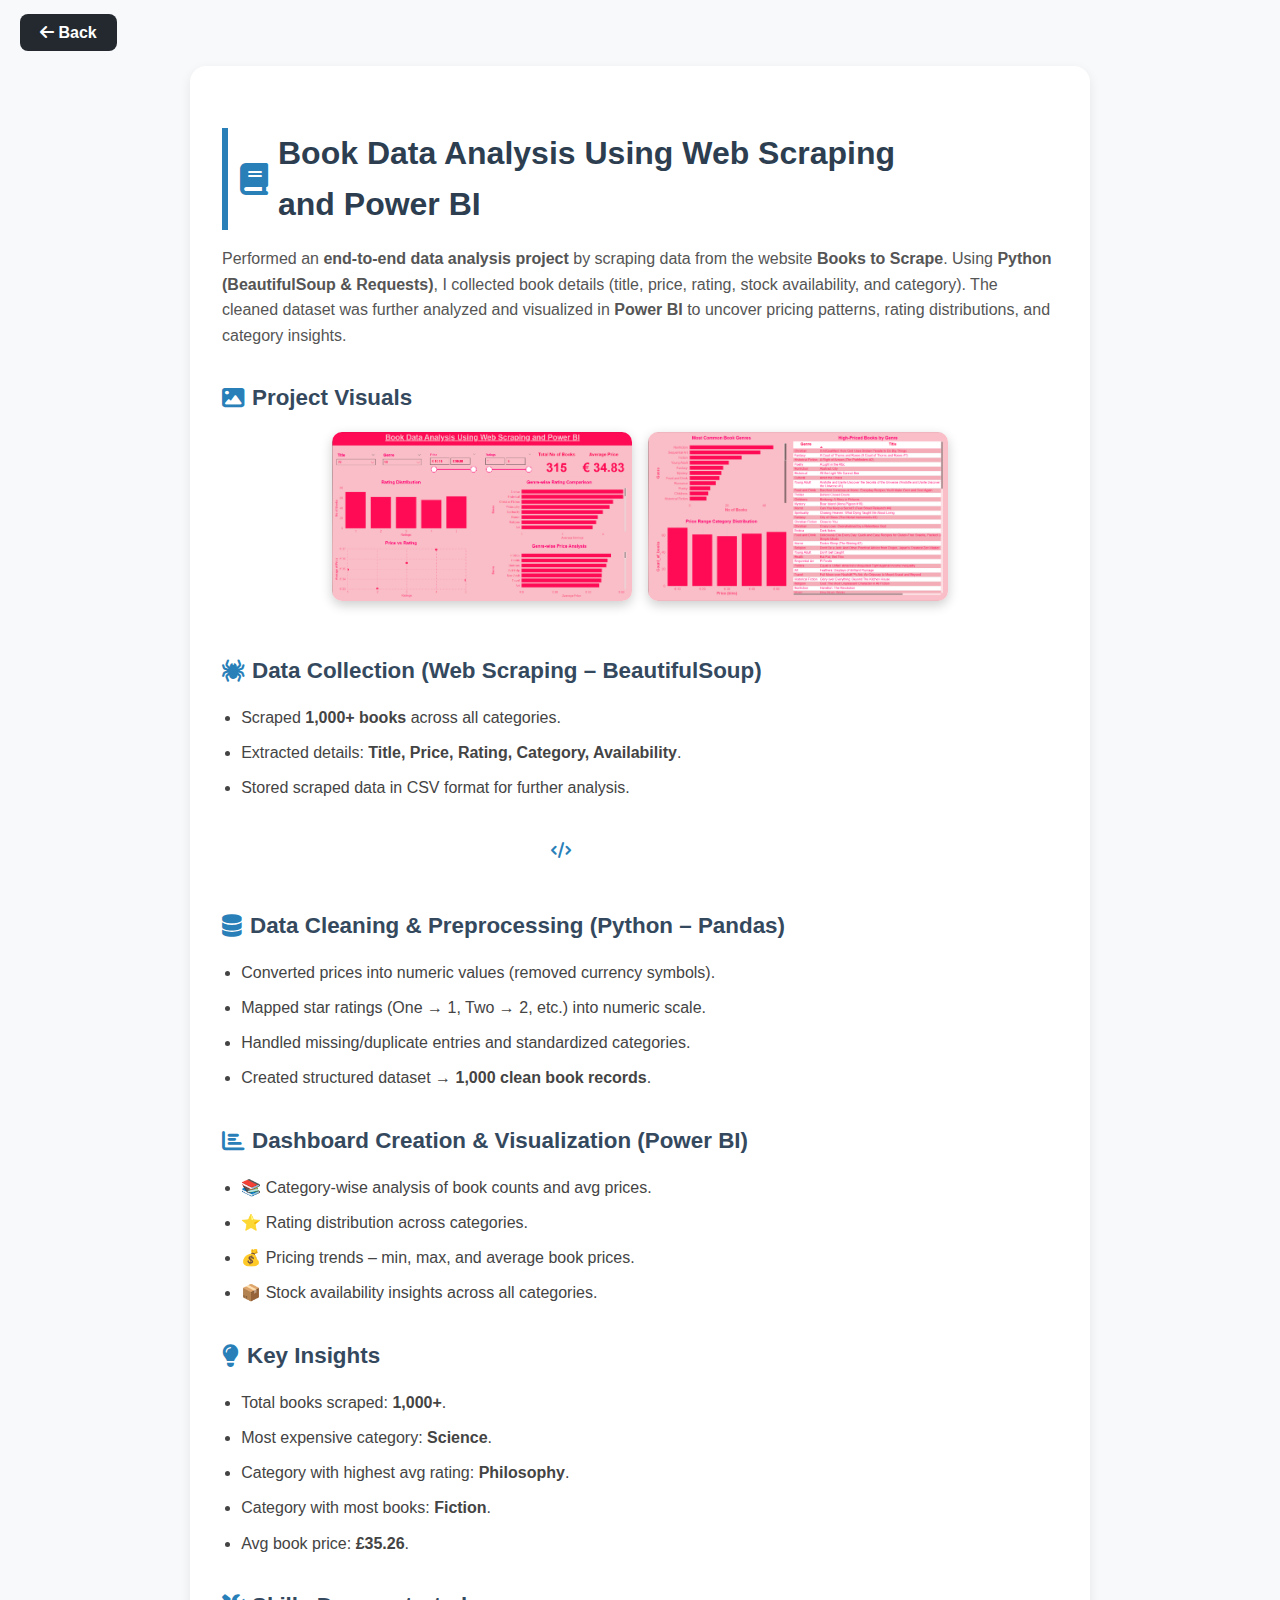
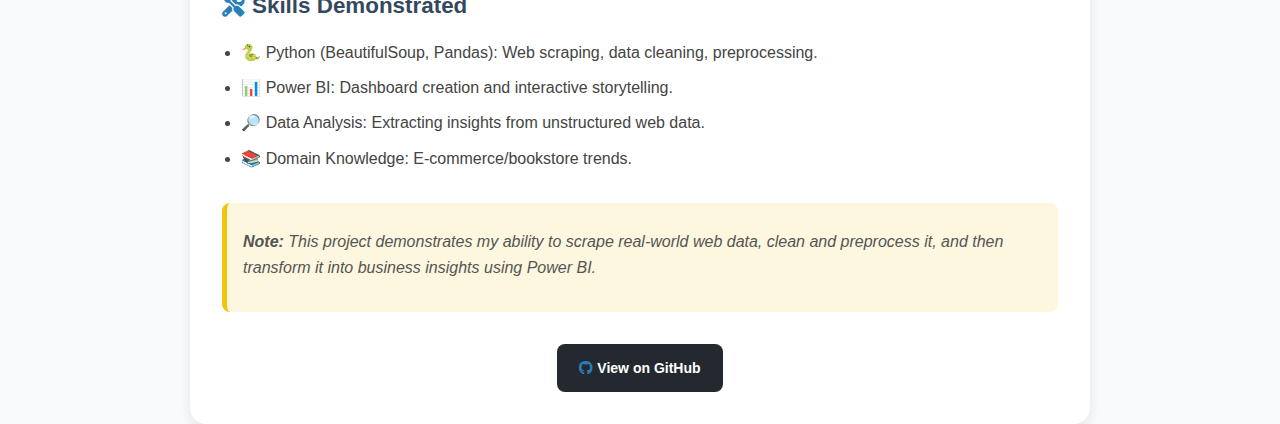
<file: project4.html>
<!DOCTYPE html>
<html lang="en">
<head>
  <meta charset="UTF-8">
  <meta name="viewport" content="width=device-width, initial-scale=1.0">
  <title>Project 4 | Books to Scrape – End-to-End Data Analysis</title>
  <link rel="stylesheet" href="style.css">
  <!-- Font Awesome for icons -->
  <link rel="stylesheet" href="https://cdnjs.cloudflare.com/ajax/libs/font-awesome/6.5.0/css/all.min.css">
</head>
<body>

  <!-- Back Button -->
  <div class="back-container">
    <a href="index.html" class="back-btn"><i class="fas fa-arrow-left"></i> Back</a>
  </div>

  <!-- Project Content -->
  <main class="project-page">
    <h2><i class="fas fa-book"></i> Book Data Analysis Using Web Scraping <br>and Power BI</h2>
    <p>
      Performed an <strong>end-to-end data analysis project</strong> by scraping data from the website 
      <strong>Books to Scrape</strong>. Using <strong>Python (BeautifulSoup & Requests)</strong>, 
      I collected book details (title, price, rating, stock availability, and category). 
      The cleaned dataset was further analyzed and visualized in <strong>Power BI</strong> 
      to uncover pricing patterns, rating distributions, and category insights.
    </p>

    <!-- Project Images -->
    <section class="project-images">
      <h3><i class="fas fa-image"></i> Project Visuals</h3>
      <div class="image-gallery">
        <img src="assets/Bookstoscrape-1.png" alt="Book Data Page-1">
        <img src="assets/Bookstoscrape-2.png" alt="Book Data Page-2">
      </div>
    </section>

    <!-- Data Collection -->
    <h3><i class="fas fa-spider"></i> Data Collection (Web Scraping – BeautifulSoup)</h3>
    <ul>
      <li>Scraped <strong>1,000+ books</strong> across all categories.</li>
      <li>Extracted details: <strong>Title, Price, Rating, Category, Availability</strong>.</li>
      <li>Stored scraped data in CSV format for further analysis.</li>
    </ul>
    <p>
      <a href="https://github.com/yourusername/books-scraping-code" target="_blank" class="btn-link">
        <i class="fas fa-code"></i> View Scraping Code
      </a>
    </p>

    <!-- Data Cleaning -->
    <h3><i class="fas fa-database"></i> Data Cleaning & Preprocessing (Python – Pandas)</h3>
    <ul>
      <li>Converted prices into numeric values (removed currency symbols).</li>
      <li>Mapped star ratings (One → 1, Two → 2, etc.) into numeric scale.</li>
      <li>Handled missing/duplicate entries and standardized categories.</li>
      <li>Created structured dataset → <strong>1,000 clean book records</strong>.</li>
    </ul>

    <!-- Dashboard -->
    <h3><i class="fas fa-chart-bar"></i> Dashboard Creation & Visualization (Power BI)</h3>
    <ul>
      <li>📚 Category-wise analysis of book counts and avg prices.</li>
      <li>⭐ Rating distribution across categories.</li>
      <li>💰 Pricing trends – min, max, and average book prices.</li>
      <li>📦 Stock availability insights across all categories.</li>
    </ul>

    <!-- Key Insights -->
    <h3><i class="fas fa-lightbulb"></i> Key Insights</h3>
    <ul>
      <li>Total books scraped: <strong>1,000+</strong>.</li>
      <li>Most expensive category: <strong>Science</strong>.</li>
      <li>Category with highest avg rating: <strong>Philosophy</strong>.</li>
      <li>Category with most books: <strong>Fiction</strong>.</li>
      <li>Avg book price: <strong>£35.26</strong>.</li>
    </ul>

    <!-- Skills -->
    <h3><i class="fas fa-tools"></i> Skills Demonstrated</h3>
    <ul>
      <li>🐍 Python (BeautifulSoup, Pandas): Web scraping, data cleaning, preprocessing.</li>
      <li>📊 Power BI: Dashboard creation and interactive storytelling.</li>
      <li>🔎 Data Analysis: Extracting insights from unstructured web data.</li>
      <li>📚 Domain Knowledge: E-commerce/bookstore trends.</li>
    </ul>

    <!-- Note Section -->
    <div class="note">
      <p>
        <strong>Note:</strong> This project demonstrates my ability to scrape real-world web data, 
        clean and preprocess it, and then transform it into business insights using Power BI.
      </p>
    </div>

    <!-- GitHub Link -->
    <div class="github-link">
      <a href="https://github.com/yourusername/project4" target="_blank">
        <i class="fab fa-github"></i> View on GitHub
      </a>
    </div>

  </main>

</body>
</html>
</file>
<file: style.css>
/* General */
* { margin: 0; padding: 0; box-sizing: border-box; }
body { font-family: Arial, sans-serif; background: #f8f9fa; color: #333; line-height: 1.6; }
h1, h2, h3 { color: #2c3e50; }

/* Navigation */
header { background: #2c3e50; padding: 15px 20px; position: fixed; width: 100%; top: 0; z-index: 1000; }
nav { display: flex; justify-content: space-between; align-items: center; }
nav h2 { color: #fff; }
nav ul { list-style: none; display: flex; }
nav ul li { margin: 0 15px; }
nav ul li a { color: #fff; text-decoration: none; font-weight: bold; transition: 0.3s; }
nav ul li a:hover { color: #1abc9c; }

/* Sections */
.section { padding: 100px 20px; text-align: center; }
#home { background: #1abc9c; color: white; height: 100vh; display: flex; justify-content: center; align-items: center; flex-direction: column; }
#home h1 { font-size: 2.5em; margin-bottom: 20px; }

/* Cards */
.cards { display: grid; grid-template-columns: repeat(auto-fit, minmax(250px, 1fr)); gap: 20px; margin-top: 30px; }
.card { background: white; padding: 20px; border-radius: 10px; box-shadow: 0 4px 8px rgba(0,0,0,0.1); transition: 0.3s; }
.card:hover { transform: translateY(-5px); }

/* Buttons */
.btn { display: inline-block; margin-top: 15px; padding: 10px 20px; background: #2c3e50; color: white; border-radius: 5px; text-decoration: none; transition: 0.3s; }
.btn:hover { background: #1abc9c; }

/* Footer */
footer { background: #2c3e50; color: white; text-align: center; padding: 15px; }
/* Home Section */
#home {
  background: #1abc9c;
  color: white;
  height: 100vh;
  display: flex;
  justify-content: center;
  align-items: center;
  padding: 50px 20px;
}

.home-container {
  display: flex;
  align-items: center;
  gap: 40px;
  max-width: 1000px;
  flex-wrap: wrap; /* responsive */
}

.home-image img {
  width: 220px;
  height: 220px;
  border-radius: 50%;
  object-fit: cover;
  border: 5px solid white;
  box-shadow: 0 4px 12px rgba(0,0,0,0.3);
}

.home-text {
  max-width: 600px;
}

.home-text h1 {
  font-size: 2.5em;
  margin-bottom: 20px;
}
/* Contact Section */
#contact {
  background: #2c3e50;
  color: white;
  padding: 80px 20px;
}

#contact h2 {
  text-align: center;
  margin-bottom: 40px;
  font-size: 2em;
  color: #1abc9c;
}

.contact-container {
  display: flex;
  justify-content: space-between;
  align-items: flex-start;
  gap: 40px;
  max-width: 1000px;
  margin: auto;
  flex-wrap: wrap; /* responsive */
}

.contact-info {
  flex: 1;
}

.info-box {
  background: #34495e;
  padding: 15px;
  margin-bottom: 15px;
  border-radius: 8px;
}

.contact-form {
  flex: 1;
}

.contact-form form {
  display: flex;
  flex-direction: column;
}

.contact-form input,
.contact-form textarea {
  padding: 12px;
  margin-bottom: 15px;
  border: none;
  border-radius: 5px;
  outline: none;
}

.contact-form button {
  background: #1abc9c;
  color: white;
  padding: 12px;
  border: none;
  border-radius: 5px;
  cursor: pointer;
  font-weight: bold;
  transition: 0.3s;
}

.contact-form button:hover {
  background: #16a085;
}
/* Success/Failure message */
.status {
  margin-top: 10px;
  font-weight: bold;
  display: none;
  text-align: center;
}

.status.success {
  color: #1abc9c;
}

.status.error {
  color: #e74c3c;
}
/* Project Page Styling */
.project-page {
  max-width: 1000px;
  margin: 40px auto;
  padding: 20px;
  background: #ffffff;
  border-radius: 12px;
  box-shadow: 0 6px 15px rgba(0, 0, 0, 0.1);
  font-family: "Segoe UI", Tahoma, Geneva, Verdana, sans-serif;
  line-height: 1.7;
  color: #333;
}

/* Section Titles */
.project-page h2 {
  margin-top: 30px;
  font-size: 1.6rem;
  color: #2c3e50;
  border-left: 6px solid #2980b9;
  padding-left: 12px;
}

.project-page h3 {
  margin-top: 20px;
  font-size: 1.3rem;
  color: #34495e;
}

/* Paragraphs & Lists */
.project-page p {
  font-size: 1rem;
  margin: 10px 0;
}

.project-page ul {
  margin: 10px 0 20px 20px;
  padding-left: 20px;
}

.project-page ul li {
  margin-bottom: 8px;
  font-size: 1rem;
}

.back-btn {
  background: #2c3e50;
  color: white;
  padding: 10px 20px;
  border-radius: 8px;
  text-decoration: none;
  transition: 0.3s;
}
.back-btn:hover {
  background: #ff4d4d;
}


/* Special Info Section */
.note {
  margin: 30px 0;
  padding: 15px 20px;
  background: #f0f8ff;
  border-left: 5px solid #2980b9;
  border-radius: 8px;
  font-style: italic;
}

/* GitHub Button */
.github-link {
  margin-top: 20px;
  text-align: center;
}
.github-btn {
  display: inline-block;
  background: #24292e;
  color: white;
  padding: 12px 40px;
  border-radius: 8px;
  text-decoration: none;
  font-weight: bold;
  transition: 0.3s;
}
.github-btn:hover {
  background: #0366d6;
}


/* Footer */
footer {
  text-align: center;
  padding: 20px;
  background: #2c3e50;
  color: #fff;
  margin-top: 40px;
  border-radius: 0 0 12px 12px;
}
.project-images {
  margin: 2rem 0;
}

.project-images h3 {
  font-size: 1.5rem;
  margin-bottom: 1rem;
  color: var(--primary-color); /* use your portfolio's main color */
}

.image-gallery {
  display: flex;
  flex-wrap: wrap;
  gap: 1rem;
  justify-content: center;
}

.image-gallery img {
  max-width: 300px;
  border-radius: 12px;
  box-shadow: 0 4px 10px rgba(0,0,0,0.15);
  transition: transform 0.3s ease;
}

.image-gallery img:hover {
  transform: scale(1.05);
}
.btn-link {
  display: block;               /* full width */
  width: 100%;                  /* take up the entire card width */
  background: var(--primary-color);
  color: #fff;
  padding: 0.8rem 1.2rem;
  border-radius: 8px;
  font-weight: 600;
  text-align: center;           /* center the text */
  text-decoration: none;
  transition: background 0.3s ease, transform 0.2s ease;
  margin-top: 1rem;
  box-sizing: border-box;       /* ensures padding doesn’t overflow */
}

.btn-link:hover {
  background: var(--primary-dark, #333);
  transform: translateY(-2px);
}
/* Project Page Layout */
.project-page {
  max-width: 900px;
  margin: 0 auto;
  padding: 2rem;
  background: #ffffff;
  border-radius: 16px;
  box-shadow: 0 4px 12px rgba(0, 0, 0, 0.08);
  font-family: "Segoe UI", Tahoma, Geneva, Verdana, sans-serif;
  line-height: 1.6;
}

.project-page h2 {
  font-size: 2rem;
  color: #2c3e50;
  margin-bottom: 1rem;
  display: flex;
  align-items: center;
  gap: 10px;
}

.project-page h3 {
  font-size: 1.4rem;
  color: #34495e;
  margin-top: 2rem;
  margin-bottom: 1rem;
  display: flex;
  align-items: center;
  gap: 8px;
}

.project-page p {
  margin-bottom: 1rem;
  color: #555;
}

.project-page ul {
  margin: 0.5rem 0 1.5rem 1.2rem;
  padding: 0;
  color: #444;
}

.project-page ul li {
  margin-bottom: 0.6rem;
}

/* Note Box */
.project-page .note {
  background: #fef7e0;
  border-left: 5px solid #f1c40f;
  padding: 1rem;
  border-radius: 8px;
  margin: 2rem 0;
  color: #7d6608;
  font-size: 0.95rem;
}

/* GitHub Link Button */
.project-page .github-link {
  margin-top: 2rem;
  text-align: center;
}

.project-page .github-link a {
  display: inline-block;
  padding: 0.8rem 1.4rem;
  border-radius: 8px;
  background: #24292f;
  color: #fff;
  text-decoration: none;
  font-weight: 600;
  transition: background 0.3s ease, transform 0.2s ease;
}

.project-page .github-link a:hover {
  background: #000;
  transform: translateY(-2px);
}

/* Inline icons spacing */
.project-page i {
  color: #2980b9;
}


/* Hide header only in project detail pages */
.project-page header {
  display: none;
}

/* Back button */
.back-container {
  padding: 20px;
  text-align: left;
}
.back-btn {
  background: #24292f;
  color: white;
  padding: 10px 20px;
  border-radius: 8px;
  text-decoration: none;
  font-weight: bold;
  transition: 0.3s;
}
.back-btn:hover {
  background: #ff4d4d;
}

/* Project images */
.project-images img {
  width: 100%;
  border-radius: 10px;
  margin-bottom: 20px;
  box-shadow: 0 4px 12px rgba(0, 0, 0, 0.2);
}

.github-link a {
  display: inline-block;
  padding: 8px 16px;
  font-size: 14px;
  color: #fff;
  background: #333;
  border-radius: 6px;
  text-decoration: none;
  transition: background 0.3s ease;
}

.github-link a:hover {
  background: #555;
}

/* Skills Section Layout */
.skills-container {
  display: flex;
  justify-content: space-between;
  gap: 40px; /* space between columns */
  flex-wrap: wrap; /* makes it responsive on small screens */
}

.sub-section {
  flex: 1;
  min-width: 280px; /* ensures readability on small devices */
}

.sub-section h3 {
  font-size: 1.3rem;
  margin-bottom: 15px;
  color: #333;
  border-left: 4px solid #007bff; /* blue highlight */
  padding-left: 8px;
}
</file>
<file: Portfolio/style.css>
/* General */
* { margin: 0; padding: 0; box-sizing: border-box; }
body { font-family: Arial, sans-serif; background: #f8f9fa; color: #333; line-height: 1.6; }
h1, h2, h3 { color: #2c3e50; }

/* Navigation */
header { background: #2c3e50; padding: 15px 20px; position: fixed; width: 100%; top: 0; z-index: 1000; }
nav { display: flex; justify-content: space-between; align-items: center; }
nav h2 { color: #fff; }
nav ul { list-style: none; display: flex; }
nav ul li { margin: 0 15px; }
nav ul li a { color: #fff; text-decoration: none; font-weight: bold; transition: 0.3s; }
nav ul li a:hover { color: #1abc9c; }

/* Sections */
.section { padding: 100px 20px; text-align: center; }
#home { background: #1abc9c; color: white; height: 100vh; display: flex; justify-content: center; align-items: center; flex-direction: column; }
#home h1 { font-size: 2.5em; margin-bottom: 20px; }

/* Cards */
.cards { display: grid; grid-template-columns: repeat(auto-fit, minmax(250px, 1fr)); gap: 20px; margin-top: 30px; }
.card { background: white; padding: 20px; border-radius: 10px; box-shadow: 0 4px 8px rgba(0,0,0,0.1); transition: 0.3s; }
.card:hover { transform: translateY(-5px); }

/* Buttons */
.btn { display: inline-block; margin-top: 15px; padding: 10px 20px; background: #2c3e50; color: white; border-radius: 5px; text-decoration: none; transition: 0.3s; }
.btn:hover { background: #1abc9c; }

/* Footer */
footer { background: #2c3e50; color: white; text-align: center; padding: 15px; }
/* Home Section */
#home {
  background: #1abc9c;
  color: white;
  height: 100vh;
  display: flex;
  justify-content: center;
  align-items: center;
  padding: 50px 20px;
}

.home-container {
  display: flex;
  align-items: center;
  gap: 40px;
  max-width: 1000px;
  flex-wrap: wrap; /* responsive */
}

.home-image img {
  width: 220px;
  height: 220px;
  border-radius: 50%;
  object-fit: cover;
  border: 5px solid white;
  box-shadow: 0 4px 12px rgba(0,0,0,0.3);
}

.home-text {
  max-width: 600px;
}

.home-text h1 {
  font-size: 2.5em;
  margin-bottom: 20px;
}
/* Contact Section */
#contact {
  background: #2c3e50;
  color: white;
  padding: 80px 20px;
}

#contact h2 {
  text-align: center;
  margin-bottom: 40px;
  font-size: 2em;
  color: #1abc9c;
}

.contact-container {
  display: flex;
  justify-content: space-between;
  align-items: flex-start;
  gap: 40px;
  max-width: 1000px;
  margin: auto;
  flex-wrap: wrap; /* responsive */
}

.contact-info {
  flex: 1;
}

.info-box {
  background: #34495e;
  padding: 15px;
  margin-bottom: 15px;
  border-radius: 8px;
}

.contact-form {
  flex: 1;
}

.contact-form form {
  display: flex;
  flex-direction: column;
}

.contact-form input,
.contact-form textarea {
  padding: 12px;
  margin-bottom: 15px;
  border: none;
  border-radius: 5px;
  outline: none;
}

.contact-form button {
  background: #1abc9c;
  color: white;
  padding: 12px;
  border: none;
  border-radius: 5px;
  cursor: pointer;
  font-weight: bold;
  transition: 0.3s;
}

.contact-form button:hover {
  background: #16a085;
}
/* Success/Failure message */
.status {
  margin-top: 10px;
  font-weight: bold;
  display: none;
  text-align: center;
}

.status.success {
  color: #1abc9c;
}

.status.error {
  color: #e74c3c;
}
/* Project Page Styling */
.project-page {
  max-width: 1000px;
  margin: 40px auto;
  padding: 20px;
  background: #ffffff;
  border-radius: 12px;
  box-shadow: 0 6px 15px rgba(0, 0, 0, 0.1);
  font-family: "Segoe UI", Tahoma, Geneva, Verdana, sans-serif;
  line-height: 1.7;
  color: #333;
}

/* Section Titles */
.project-page h2 {
  margin-top: 30px;
  font-size: 1.6rem;
  color: #2c3e50;
  border-left: 6px solid #2980b9;
  padding-left: 12px;
}

.project-page h3 {
  margin-top: 20px;
  font-size: 1.3rem;
  color: #34495e;
}

/* Paragraphs & Lists */
.project-page p {
  font-size: 1rem;
  margin: 10px 0;
}

.project-page ul {
  margin: 10px 0 20px 20px;
  padding-left: 20px;
}

.project-page ul li {
  margin-bottom: 8px;
  font-size: 1rem;
}

.back-btn {
  background: #2c3e50;
  color: white;
  padding: 10px 20px;
  border-radius: 8px;
  text-decoration: none;
  transition: 0.3s;
}
.back-btn:hover {
  background: #ff4d4d;
}


/* Special Info Section */
.note {
  margin: 30px 0;
  padding: 15px 20px;
  background: #f0f8ff;
  border-left: 5px solid #2980b9;
  border-radius: 8px;
  font-style: italic;
}

/* GitHub Button */
.github-link {
  margin-top: 20px;
  text-align: center;
}
.github-btn {
  display: inline-block;
  background: #24292e;
  color: white;
  padding: 12px 40px;
  border-radius: 8px;
  text-decoration: none;
  font-weight: bold;
  transition: 0.3s;
}
.github-btn:hover {
  background: #0366d6;
}


/* Footer */
footer {
  text-align: center;
  padding: 20px;
  background: #2c3e50;
  color: #fff;
  margin-top: 40px;
  border-radius: 0 0 12px 12px;
}
.project-images {
  margin: 2rem 0;
}

.project-images h3 {
  font-size: 1.5rem;
  margin-bottom: 1rem;
  color: var(--primary-color); /* use your portfolio's main color */
}

.image-gallery {
  display: flex;
  flex-wrap: wrap;
  gap: 1rem;
  justify-content: center;
}

.image-gallery img {
  max-width: 300px;
  border-radius: 12px;
  box-shadow: 0 4px 10px rgba(0,0,0,0.15);
  transition: transform 0.3s ease;
}

.image-gallery img:hover {
  transform: scale(1.05);
}
.btn-link {
  display: block;               /* full width */
  width: 100%;                  /* take up the entire card width */
  background: var(--primary-color);
  color: #fff;
  padding: 0.8rem 1.2rem;
  border-radius: 8px;
  font-weight: 600;
  text-align: center;           /* center the text */
  text-decoration: none;
  transition: background 0.3s ease, transform 0.2s ease;
  margin-top: 1rem;
  box-sizing: border-box;       /* ensures padding doesn’t overflow */
}

.btn-link:hover {
  background: var(--primary-dark, #333);
  transform: translateY(-2px);
}
/* Project Page Layout */
.project-page {
  max-width: 900px;
  margin: 0 auto;
  padding: 2rem;
  background: #ffffff;
  border-radius: 16px;
  box-shadow: 0 4px 12px rgba(0, 0, 0, 0.08);
  font-family: "Segoe UI", Tahoma, Geneva, Verdana, sans-serif;
  line-height: 1.6;
}

.project-page h2 {
  font-size: 2rem;
  color: #2c3e50;
  margin-bottom: 1rem;
  display: flex;
  align-items: center;
  gap: 10px;
}

.project-page h3 {
  font-size: 1.4rem;
  color: #34495e;
  margin-top: 2rem;
  margin-bottom: 1rem;
  display: flex;
  align-items: center;
  gap: 8px;
}

.project-page p {
  margin-bottom: 1rem;
  color: #555;
}

.project-page ul {
  margin: 0.5rem 0 1.5rem 1.2rem;
  padding: 0;
  color: #444;
}

.project-page ul li {
  margin-bottom: 0.6rem;
}

/* Note Box */
.project-page .note {
  background: #fef7e0;
  border-left: 5px solid #f1c40f;
  padding: 1rem;
  border-radius: 8px;
  margin: 2rem 0;
  color: #7d6608;
  font-size: 0.95rem;
}

/* GitHub Link Button */
.project-page .github-link {
  margin-top: 2rem;
  text-align: center;
}

.project-page .github-link a {
  display: inline-block;
  padding: 0.8rem 1.4rem;
  border-radius: 8px;
  background: #24292f;
  color: #fff;
  text-decoration: none;
  font-weight: 600;
  transition: background 0.3s ease, transform 0.2s ease;
}

.project-page .github-link a:hover {
  background: #000;
  transform: translateY(-2px);
}

/* Inline icons spacing */
.project-page i {
  color: #2980b9;
}


/* Hide header only in project detail pages */
.project-page header {
  display: none;
}

/* Back button */
.back-container {
  padding: 20px;
  text-align: left;
}
.back-btn {
  background: #24292f;
  color: white;
  padding: 10px 20px;
  border-radius: 8px;
  text-decoration: none;
  font-weight: bold;
  transition: 0.3s;
}
.back-btn:hover {
  background: #ff4d4d;
}

/* Project images */
.project-images img {
  width: 100%;
  border-radius: 10px;
  margin-bottom: 20px;
  box-shadow: 0 4px 12px rgba(0, 0, 0, 0.2);
}

.github-link a {
  display: inline-block;
  padding: 8px 16px;
  font-size: 14px;
  color: #fff;
  background: #333;
  border-radius: 6px;
  text-decoration: none;
  transition: background 0.3s ease;
}

.github-link a:hover {
  background: #555;
}

/* Skills Section Layout */
.skills-container {
  display: flex;
  justify-content: space-between;
  gap: 40px; /* space between columns */
  flex-wrap: wrap; /* makes it responsive on small screens */
}

.sub-section {
  flex: 1;
  min-width: 280px; /* ensures readability on small devices */
}

.sub-section h3 {
  font-size: 1.3rem;
  margin-bottom: 15px;
  color: #333;
  border-left: 4px solid #007bff; /* blue highlight */
  padding-left: 8px;
}
</file>
